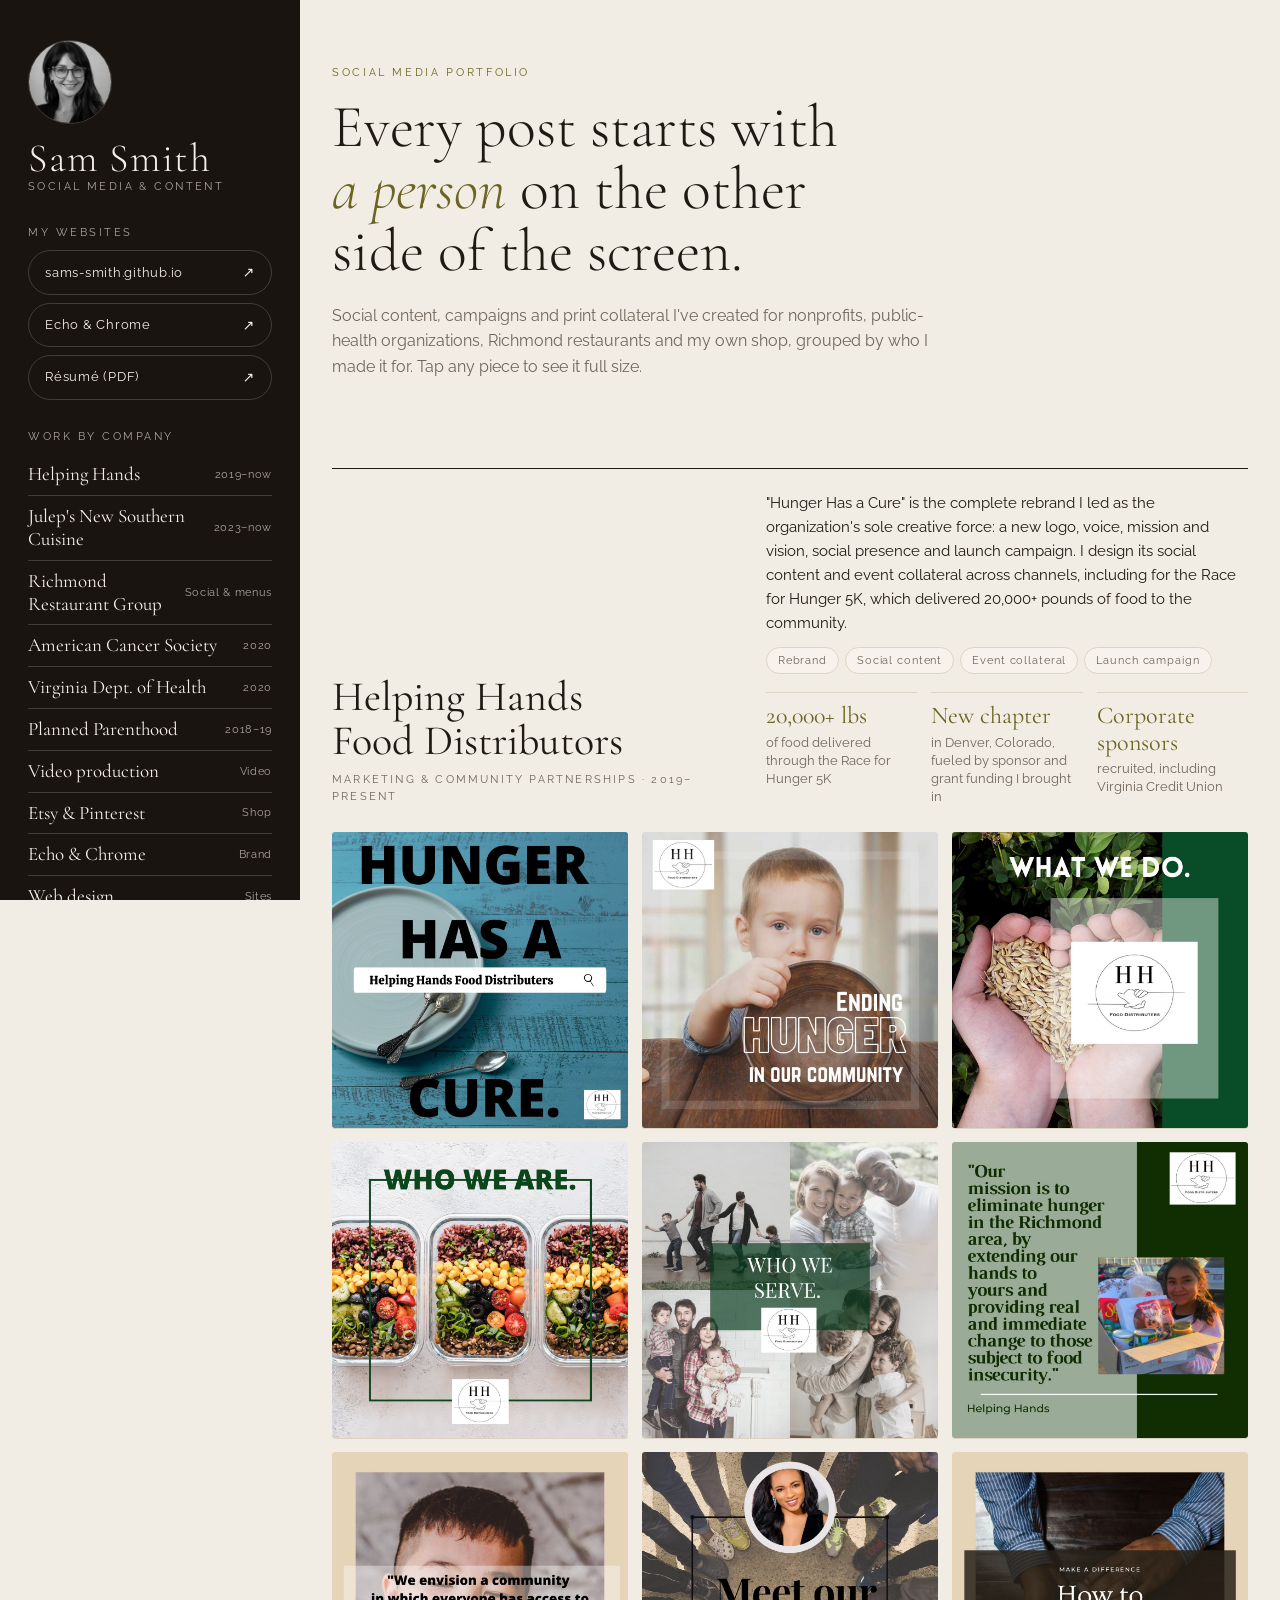
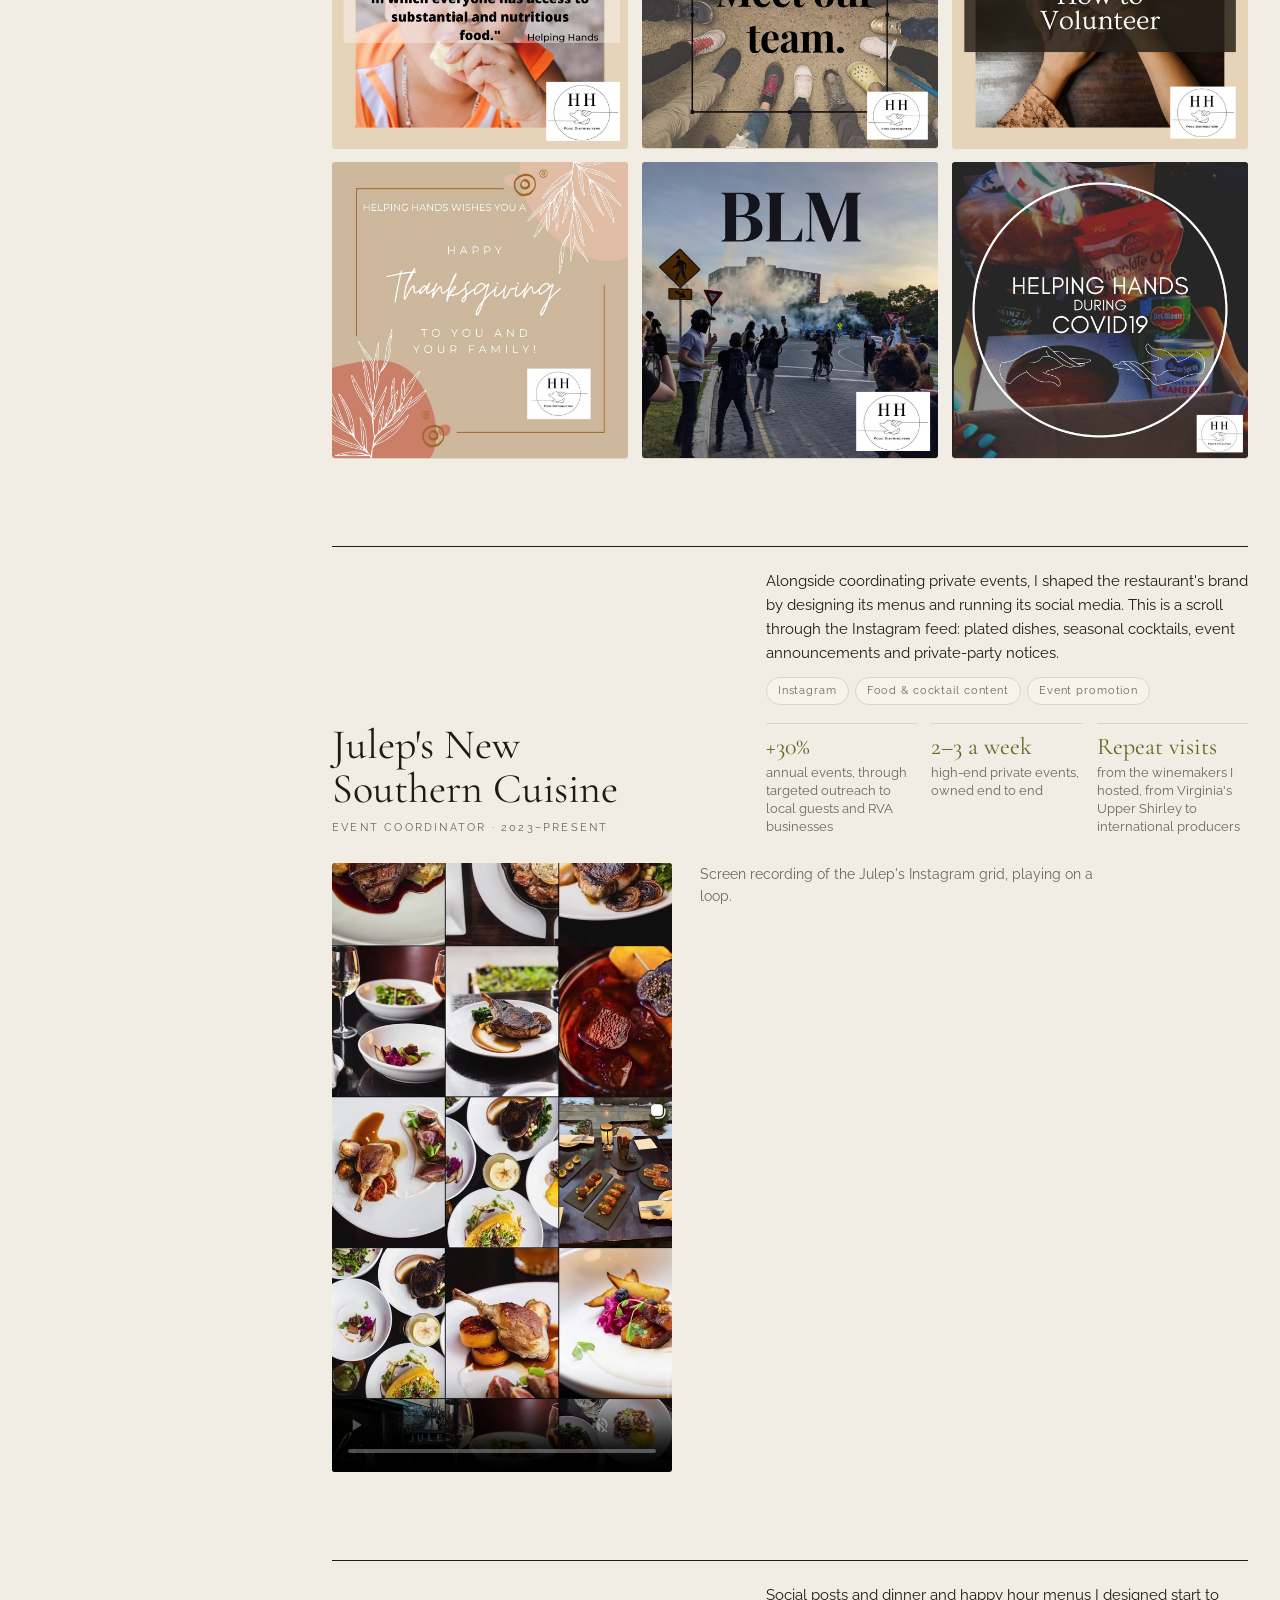
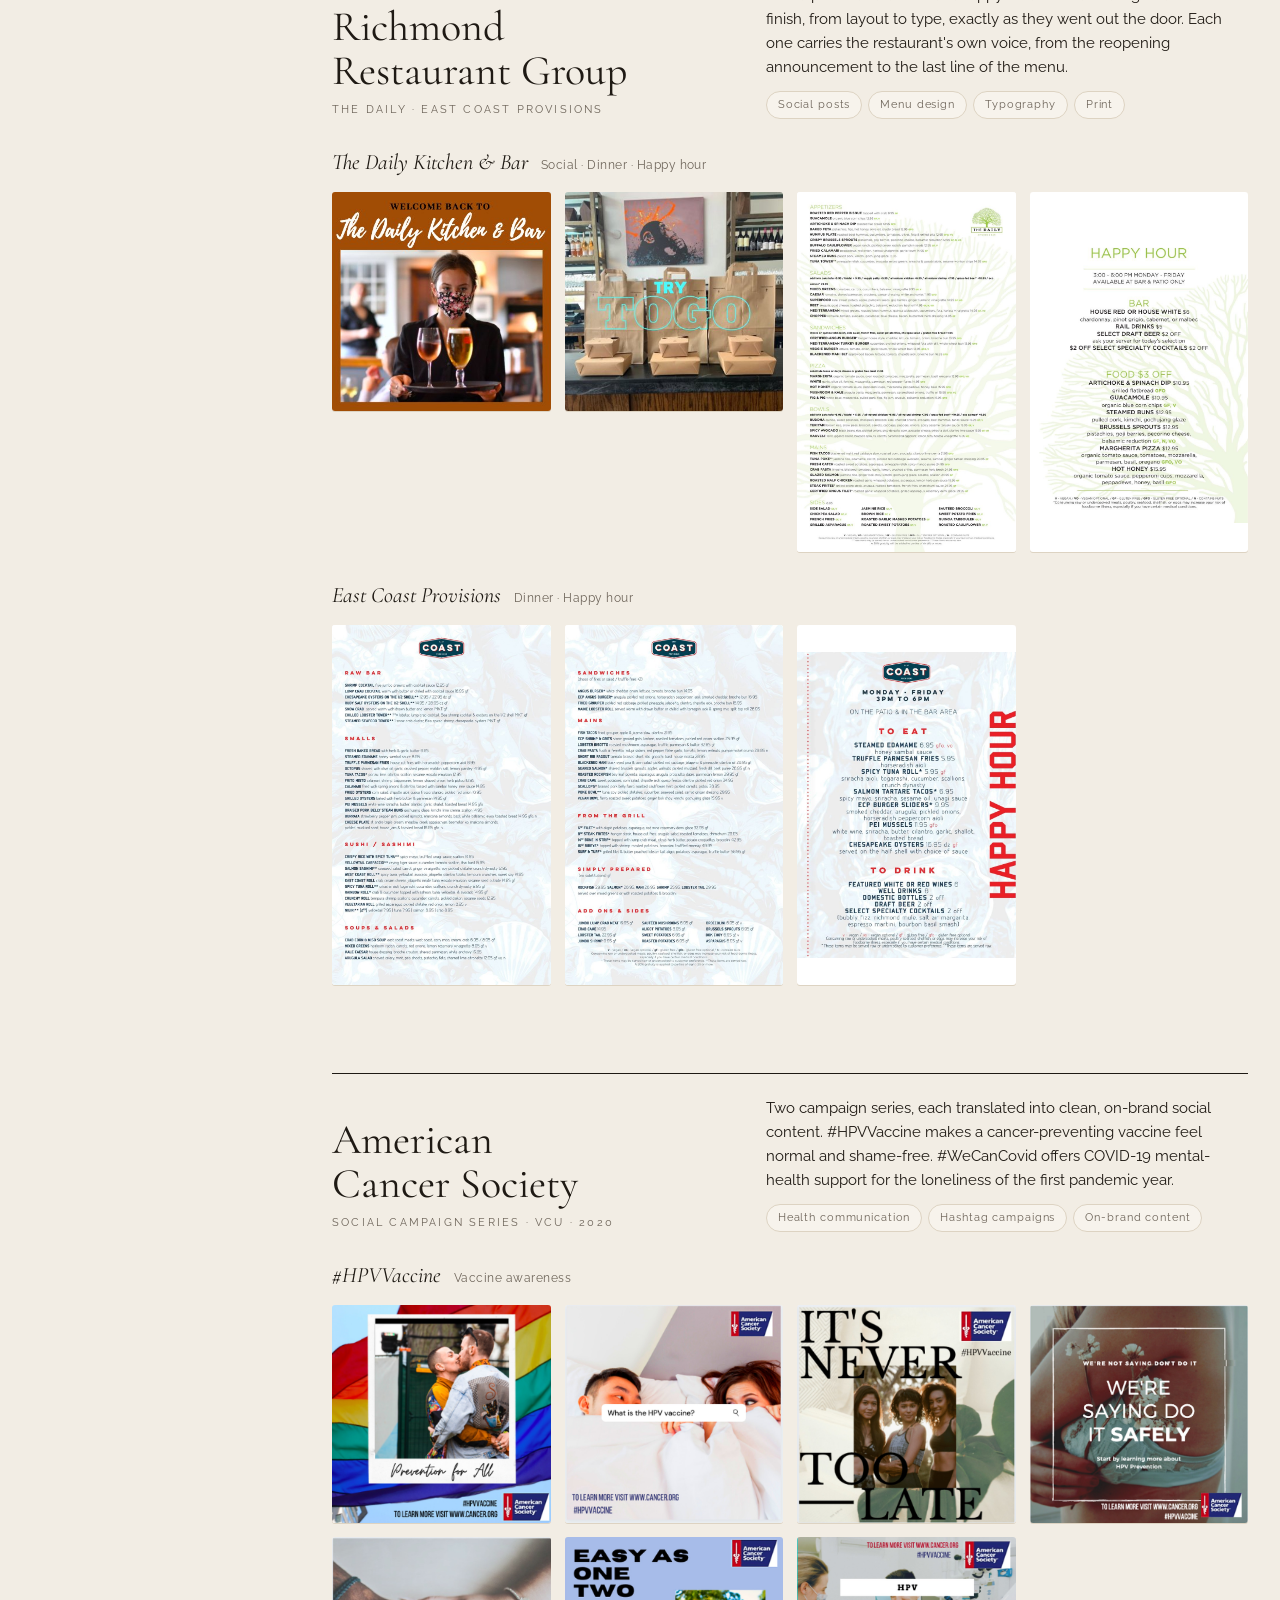
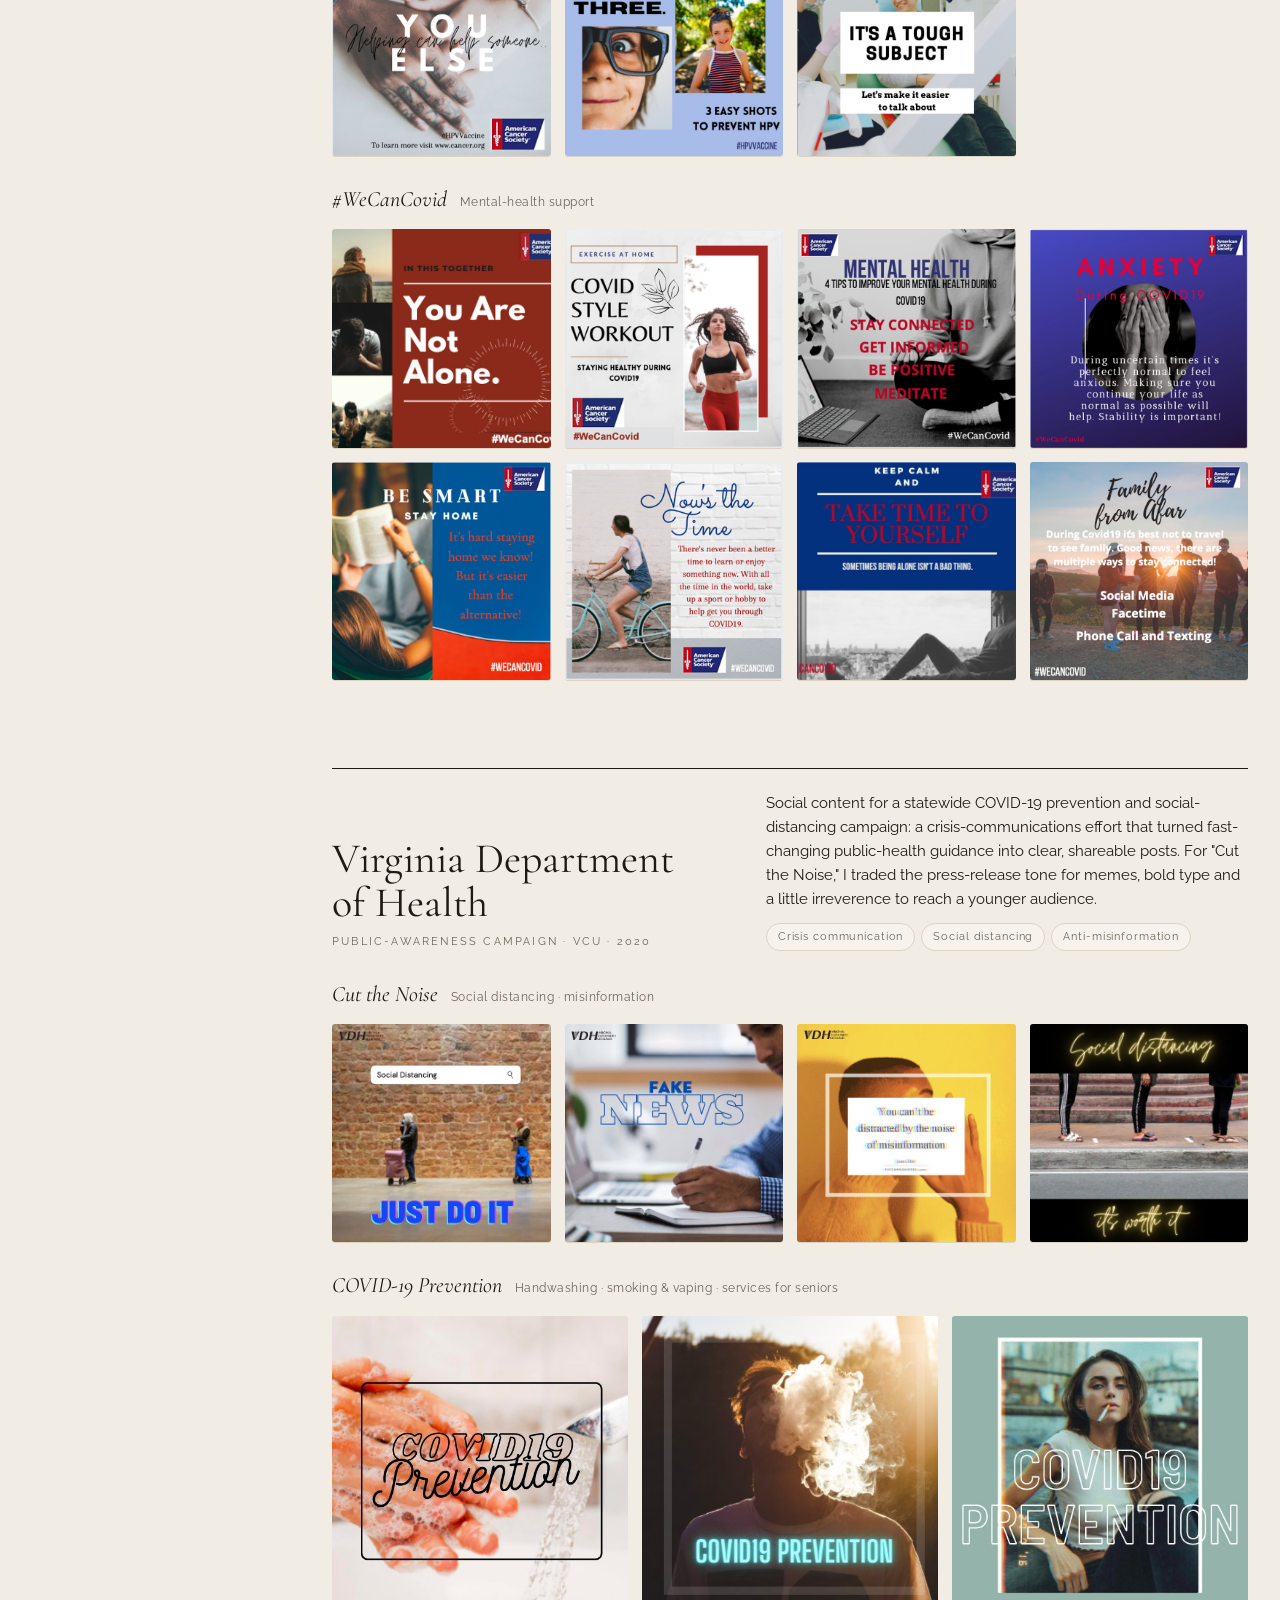
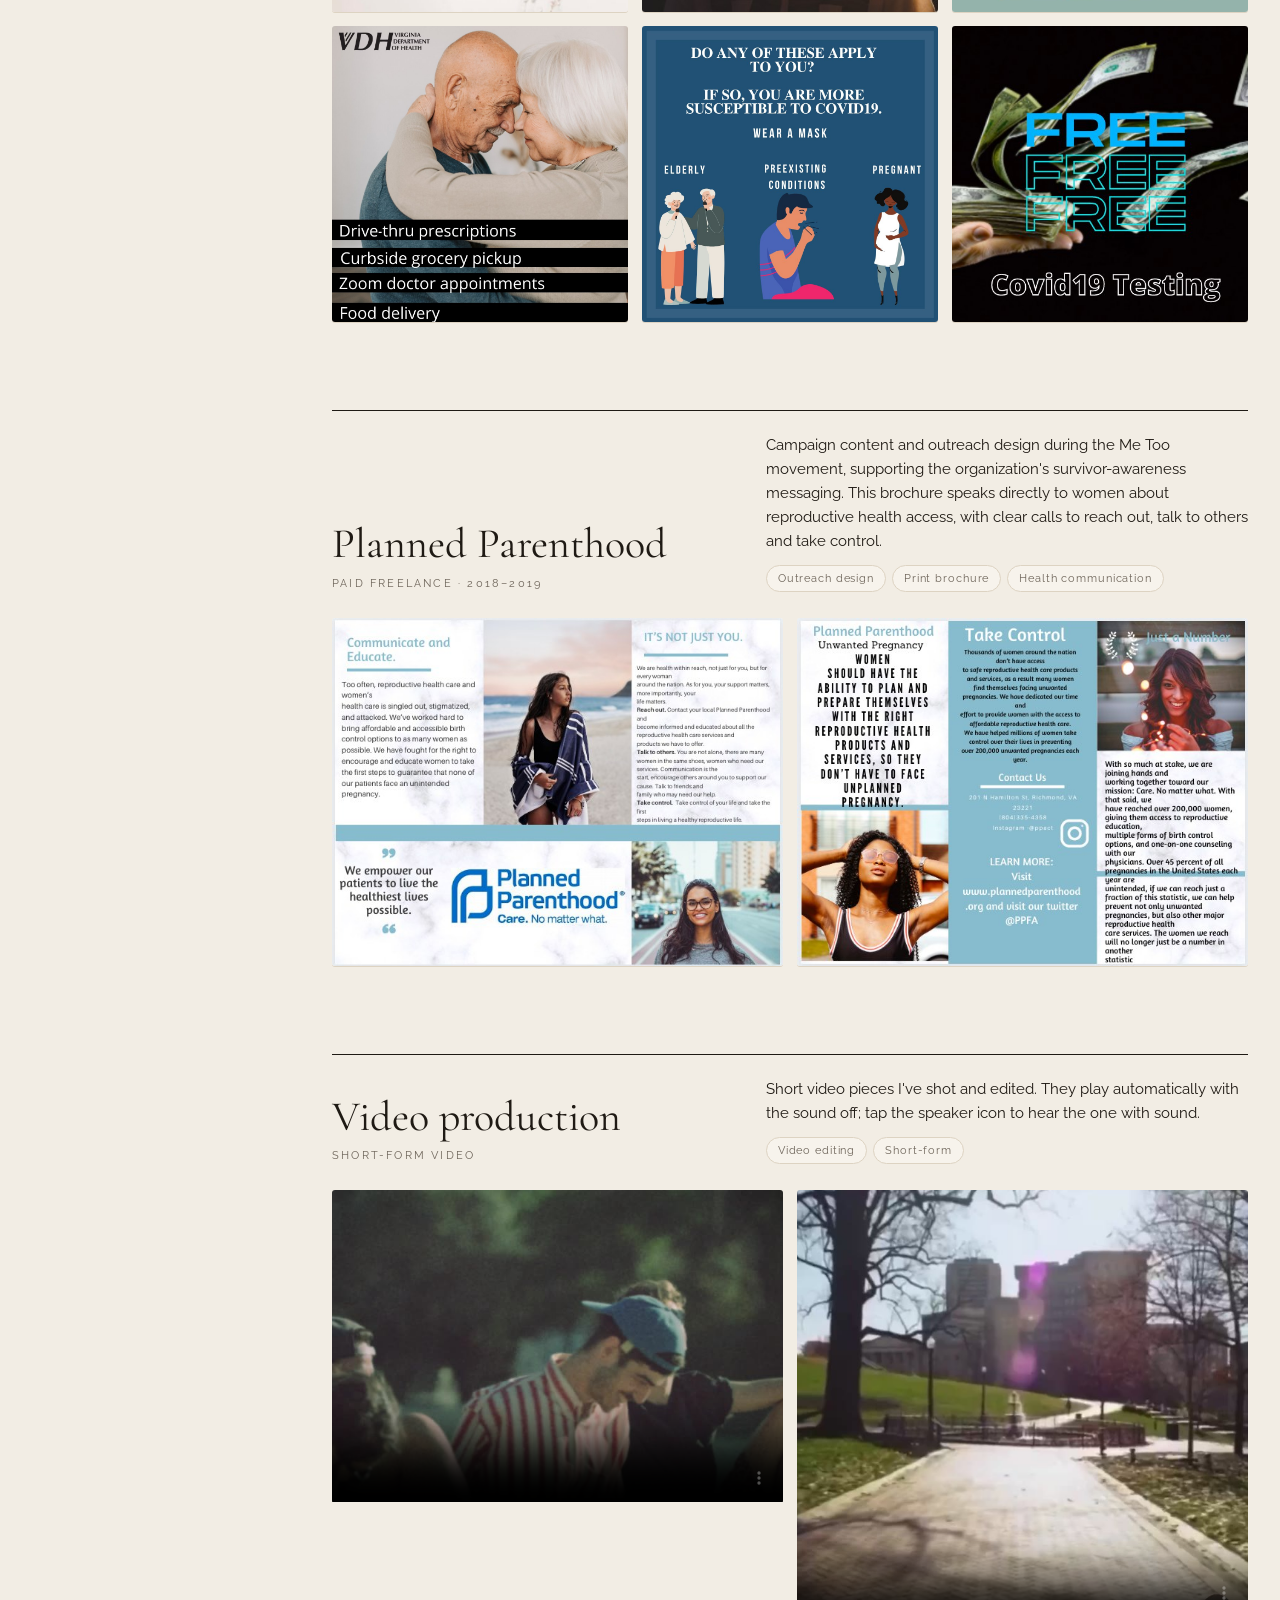
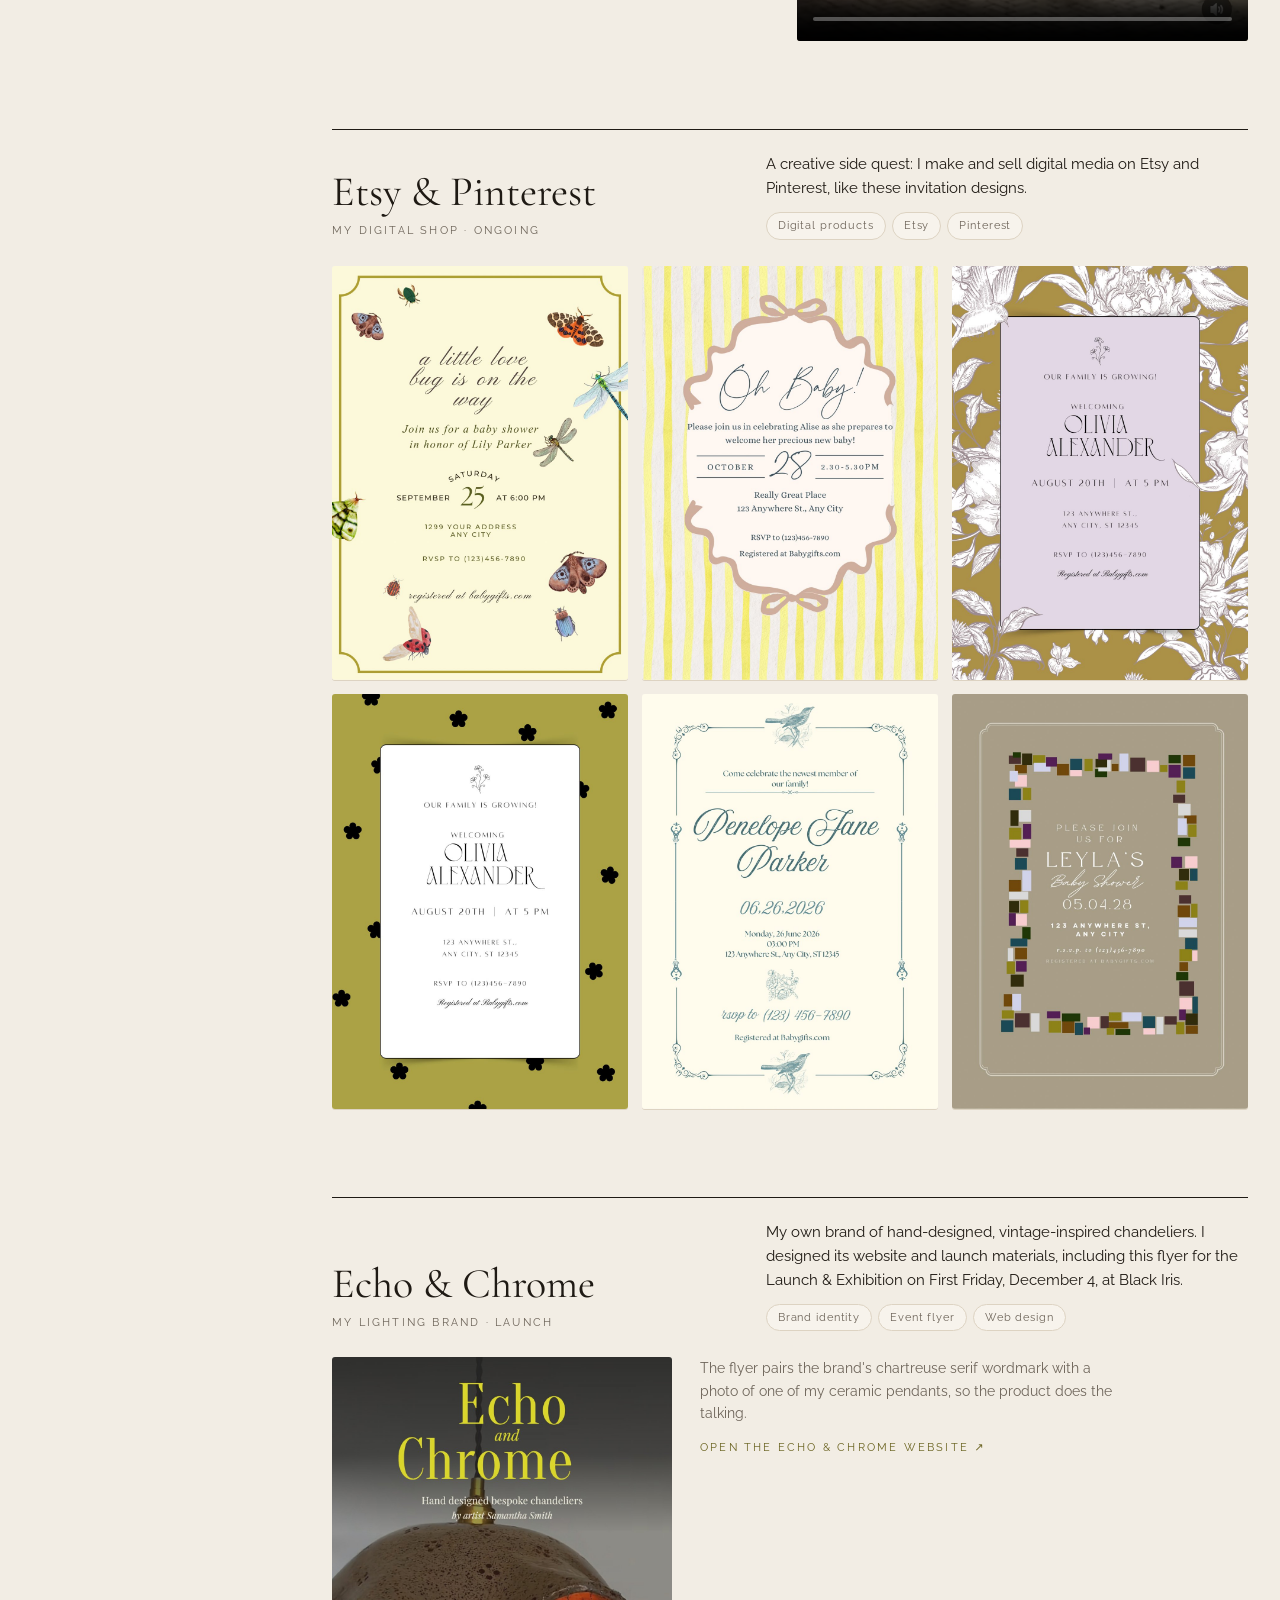
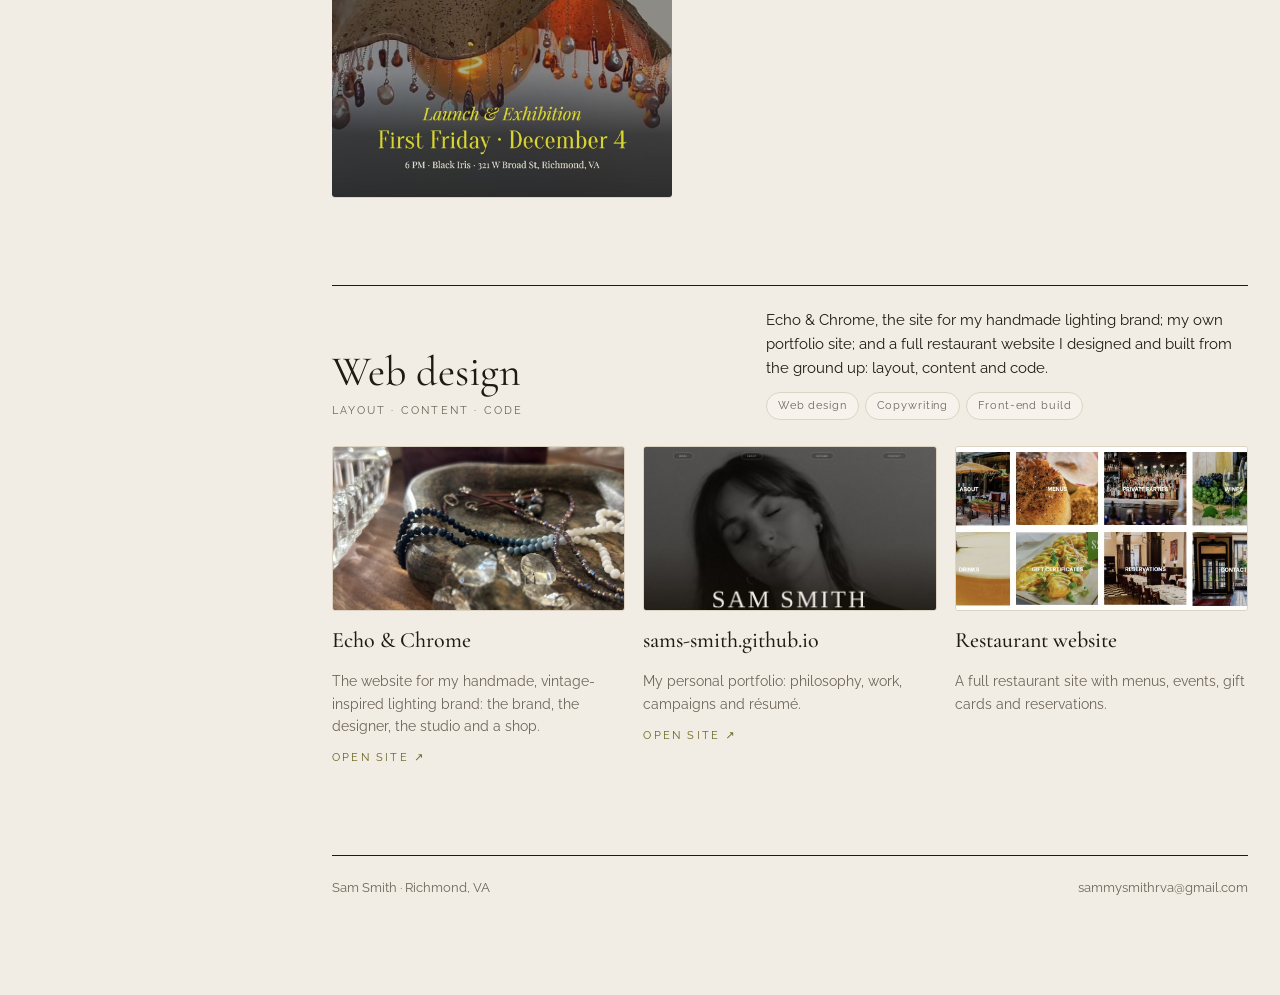
<file: index.html>
<!doctype html>
<html lang="en">
<head>
<meta charset="utf-8">
<meta name="viewport" content="width=device-width, initial-scale=1, viewport-fit=cover">
<title>Sam Smith Social Portfolio</title>
<style>[hidden]{display:none!important} img{max-width:100%} body{margin:0}</style>
<meta name="description" content="Social media portfolio of Sam Smith, Richmond, VA.">
<link rel="preconnect" href="https://fonts.googleapis.com">
<link rel="preconnect" href="https://fonts.gstatic.com" crossorigin>
<link rel="stylesheet" href="https://fonts.googleapis.com/css2?family=Cormorant+Garamond:ital,wght@0,300;0,400;0,500;1,300;1,400&family=Raleway:wght@300;400;500;600&display=swap">
<style>
/* Layout: dark fixed sidebar (name, sites, company index) beside a cream scroll of company sections, matching sams-smith.github.io. Single deliberate look in both themes. */
:root {
  --page: #f2ede4;
  --card: #f7f3ec;
  --ink: #1f1a14;
  --muted: #6e655a;
  --rule: #ddd3c2;
  --olive: #6b6422;
  --side: #1a1410;
  --side-ink: #f4efe6;
  --side-muted: rgba(244,239,230,0.66);
  --side-rule: rgba(244,239,230,0.18);
  --serif: "Cormorant Garamond", Georgia, "Times New Roman", serif;
  --sans: "Raleway", system-ui, -apple-system, "Segoe UI", sans-serif;
  color-scheme: light;
}
* { box-sizing: border-box; }
html { scroll-behavior: smooth; }
@media (prefers-reduced-motion: reduce) { html { scroll-behavior: auto; } * { transition: none !important; } }
body { margin: 0; background: var(--page); color: var(--ink); font-family: var(--sans); font-size: 15px; line-height: 1.6; }
a { color: inherit; }
:focus-visible { outline: 2px solid var(--olive); outline-offset: 3px; }

.shell { display: grid; grid-template-columns: 300px minmax(0, 1fr); min-height: 100vh; }

/* Sidebar */
.side { background: var(--side); color: var(--side-ink); position: sticky; top: 0; height: 100vh; overflow-y: auto;
  padding-block: 40px 32px; padding-left: max(28px, env(safe-area-inset-left, 0px)); padding-right: 28px;
  display: flex; flex-direction: column; gap: 28px; }
.who { display: flex; flex-direction: column; gap: 14px; }
.who img { width: 84px; height: 84px; border-radius: 50%; object-fit: cover; object-position: 50% 18%; border: 1px solid var(--side-rule); }
.who h1 { margin: 0; font-family: var(--serif); font-weight: 300; font-size: 40px; line-height: 1; letter-spacing: 0.04em; }
.who .tag { margin: 0; font-size: 11px; letter-spacing: 0.22em; text-transform: uppercase; color: var(--side-muted); }
.label { font-size: 10.5px; letter-spacing: 0.24em; text-transform: uppercase; color: var(--side-muted); margin: 0 0 10px; }
.sites { display: flex; flex-direction: column; gap: 8px; }
.site-link { display: flex; justify-content: space-between; align-items: center; gap: 10px; text-decoration: none;
  border: 1px solid var(--side-rule); border-radius: 999px; padding: 10px 16px; font-size: 12.5px; letter-spacing: 0.06em; transition: background .2s, color .2s; }
.site-link:hover { background: var(--side-ink); color: var(--side); }
.site-link span:last-child { font-size: 14px; }
.index ol { list-style: none; margin: 0; padding: 0; display: flex; flex-direction: column; }
.index a { display: flex; justify-content: space-between; gap: 12px; text-decoration: none; padding: 9px 0; border-bottom: 1px solid var(--side-rule); font-family: var(--serif); font-size: 19px; line-height: 1.2; }
.index a small { font-family: var(--sans); font-size: 11px; color: var(--side-muted); letter-spacing: 0.06em; align-self: center; white-space: nowrap; }
.index a:hover { color: #d9cf8f; }
.side-foot { margin-top: auto; font-size: 12px; color: var(--side-muted); line-height: 1.7; }
.side-foot b { color: var(--side-ink); font-weight: 500; }

/* Main */
main { padding-block: 64px 96px; padding-left: max(32px, env(safe-area-inset-left, 0px)); padding-right: max(32px, env(safe-area-inset-right, 0px)); }
.wrap { max-width: 1080px; margin: 0 auto; display: flex; flex-direction: column; gap: 88px; }
.intro { max-width: 680px; }
.intro .eyebrow { font-size: 11px; letter-spacing: 0.24em; text-transform: uppercase; color: var(--olive); margin: 0 0 14px; }
.intro h2 { font-family: var(--serif); font-weight: 300; font-size: clamp(38px, 5vw, 60px); line-height: 1.04; margin: 0 0 20px; text-wrap: balance; }
.intro h2 em { font-style: italic; color: var(--olive); }
.intro p { margin: 0; color: var(--muted); font-size: 16px; max-width: 60ch; }

.co { display: flex; flex-direction: column; gap: 26px; scroll-margin-top: 24px; }
.co-head { display: grid; grid-template-columns: minmax(0, 1fr) minmax(0, 1.25fr); gap: 16px 48px; align-items: end; border-top: 1px solid var(--ink); padding-top: 22px; }
.co-head h3 { margin: 0; font-family: var(--serif); font-weight: 400; font-size: clamp(30px, 3.4vw, 42px); line-height: 1.05; text-wrap: balance; }
.co-meta { margin: 8px 0 0; font-size: 11px; letter-spacing: 0.2em; text-transform: uppercase; color: var(--muted); }
.co-desc { margin: 0; color: var(--ink); font-size: 15px; max-width: 62ch; }
.chips { display: flex; flex-wrap: wrap; gap: 6px; margin-top: 12px; }
.chip { font-size: 11px; letter-spacing: 0.08em; padding: 4px 11px; border: 1px solid var(--rule); border-radius: 999px; color: var(--muted); background: var(--card); }

.series { display: flex; flex-direction: column; gap: 12px; }
.series h4 { margin: 0; font-family: var(--serif); font-style: italic; font-weight: 400; font-size: 22px; }
.series h4 span { font-family: var(--sans); font-style: normal; font-size: 12px; color: var(--muted); margin-left: 8px; letter-spacing: 0.04em; }

.grid { display: grid; gap: 14px; align-items: start; }
.g1 { grid-template-columns: minmax(0, 820px); }
.vid { margin: 0; aspect-ratio: 644 / 446; background: #000; border-radius: 3px; overflow: hidden; }
.vid video { width: 100%; height: 100%; display: block; object-fit: cover; }
.vid.sqv { aspect-ratio: 1 / 1; }
.vids { align-items: start; }
.feed { display: grid; grid-template-columns: minmax(0, 340px) minmax(0, 1fr); gap: 28px; align-items: start; }
.feed .vid { aspect-ratio: 640 / 1148; }
.flyer { aspect-ratio: 1082 / 1400; }
.flyer-side { display: flex; flex-direction: column; gap: 14px; }
.stats { display: grid; grid-template-columns: repeat(3, minmax(0, 1fr)); gap: 14px; margin: 18px 0 0; }
.stats div { border-top: 1px solid var(--rule); padding-top: 10px; }
.stats dt { font-family: var(--serif); font-size: 24px; line-height: 1.1; color: var(--olive); }
.stats dd { margin: 4px 0 0; font-size: 12.5px; line-height: 1.45; color: var(--muted); }
@media (max-width: 560px) { .stats { grid-template-columns: 1fr; } }
.feed-note { margin: 0; color: var(--muted); font-size: 14px; max-width: 46ch; }
@media (max-width: 560px) { .feed { grid-template-columns: 1fr; } .feed .vid { max-width: 340px; } }
.wide { aspect-ratio: 607 / 468; background: #fff; }
.wide img { object-fit: contain; }
.g3 { grid-template-columns: repeat(3, minmax(0, 1fr)); }
.g2 { grid-template-columns: repeat(2, minmax(0, 1fr)); }
.g4 { grid-template-columns: repeat(4, minmax(0, 1fr)); }
.tile { margin: 0; padding: 0; border: 0; background: var(--card); cursor: zoom-in; display: block; width: 100%; overflow: hidden; border-radius: 3px; box-shadow: 0 1px 0 var(--rule); }
.tile img { display: block; width: 100%; height: 100%; object-fit: cover; transition: transform .5s ease; }
.tile:hover img { transform: scale(1.025); }
.sq { aspect-ratio: 1 / 1; }
.tall { aspect-ratio: 5 / 7; }
.menu { aspect-ratio: 17 / 28; background: #fff; }
.menu img { object-fit: contain; }

.web { display: grid; grid-template-columns: repeat(3, minmax(0, 1fr)); gap: 18px; }
@media (max-width: 900px) { .web { grid-template-columns: repeat(2, minmax(0, 1fr)); } }
.web-card { display: flex; flex-direction: column; gap: 12px; text-decoration: none; }
.web-card .shot { aspect-ratio: 16 / 9; overflow: hidden; border-radius: 3px; background: var(--card); border: 1px solid var(--rule); }
.web-card .shot img { width: 100%; height: 100%; object-fit: cover; object-position: top; display: block; transition: transform .5s ease; }
.web-card:hover .shot img { transform: scale(1.02); }
.web-card b { font-family: var(--serif); font-weight: 500; font-size: 22px; }
.web-card p { margin: 0; color: var(--muted); font-size: 14px; }
.web-card .go { font-size: 11px; letter-spacing: 0.2em; text-transform: uppercase; color: var(--olive); }

.endnote { border-top: 1px solid var(--ink); padding-top: 22px; display: flex; flex-wrap: wrap; justify-content: space-between; gap: 12px; color: var(--muted); font-size: 13px; }

/* Lightbox */
.lb { position: fixed; inset: 0; background: rgba(20,16,12,0.92); display: flex; align-items: center; justify-content: center; z-index: 50;
  padding: max(20px, env(safe-area-inset-top, 0px)) max(16px, env(safe-area-inset-right, 0px)) max(20px, env(safe-area-inset-bottom, 0px)) max(16px, env(safe-area-inset-left, 0px)); }
.lb img { max-width: min(92vw, 1100px); max-height: 82vh; object-fit: contain; box-shadow: 0 20px 60px rgba(0,0,0,.5); }
.lb figcaption { position: absolute; left: 0; right: 0; bottom: max(18px, env(safe-area-inset-bottom, 0px)); text-align: center; color: #f4efe6; font-size: 13px; letter-spacing: 0.06em; padding: 0 60px; }
.lb button { position: absolute; background: none; border: 1px solid rgba(244,239,230,.35); color: #f4efe6; width: 44px; height: 44px; border-radius: 50%; font-size: 20px; cursor: pointer; }
.lb .x { top: max(16px, env(safe-area-inset-top, 0px)); right: max(16px, env(safe-area-inset-right, 0px)); }
.lb .prev { left: max(16px, env(safe-area-inset-left, 0px)); top: 50%; transform: translateY(-50%); }
.lb .next { right: max(16px, env(safe-area-inset-right, 0px)); top: 50%; transform: translateY(-50%); }

@media (max-width: 900px) {
  .shell { grid-template-columns: 1fr; }
  .side { position: static; height: auto; padding-block: 32px 24px; padding-left: max(16px, env(safe-area-inset-left, 0px)); padding-right: max(16px, env(safe-area-inset-right, 0px)); gap: 22px; }
  .who { flex-direction: row; align-items: center; }
  .who img { width: 64px; height: 64px; }
  .who h1 { font-size: 34px; }
  .sites { flex-direction: row; flex-wrap: wrap; }
  .site-link { flex: 1 1 200px; }
  .index ol { flex-direction: row; flex-wrap: wrap; gap: 6px; }
  .index a { border: 1px solid var(--side-rule); border-radius: 999px; padding: 6px 12px; font-family: var(--sans); font-size: 12.5px; }
  .index a small, .side-foot { display: none; }
  main { padding-block: 40px 64px; padding-left: max(16px, env(safe-area-inset-left, 0px)); padding-right: max(16px, env(safe-area-inset-right, 0px)); }
  .wrap { gap: 64px; }
  .co-head { grid-template-columns: 1fr; }
  .g4 { grid-template-columns: repeat(2, minmax(0, 1fr)); }
}
@media (max-width: 560px) {
  .g3 { grid-template-columns: repeat(2, minmax(0, 1fr)); }
  .web { grid-template-columns: 1fr; }
  .grid { gap: 10px; }
}
</style>
</head>
<body>
<div class="shell">
  <aside class="side">
    <div class="who">
      <img src="img/headshot.jpg" alt="Sam Smith">
      <div>
        <h1>Sam Smith</h1>
        <p class="tag">Social media &amp; content</p>
      </div>
    </div>

    <div>
      <p class="label">My websites</p>
      <div class="sites">
        <a class="site-link" href="https://sams-smith.github.io/" target="_blank" rel="noopener"><span>sams-smith.github.io</span><span>↗</span></a>
        <a class="site-link" href="echo-and-chrome/"><span>Echo &amp; Chrome</span><span>↗</span></a>
        <a class="site-link" href="https://sams-smith.github.io/Sam-Smith-Resume.pdf" target="_blank" rel="noopener"><span>Résumé (PDF)</span><span>↗</span></a>
      </div>
    </div>

    <nav class="index" aria-label="Work by company">
      <p class="label">Work by company</p>
      <ol>
        <li><a href="#helping-hands">Helping Hands <small>2019–now</small></a></li>
        <li><a href="#juleps">Julep's New Southern Cuisine <small>2023–now</small></a></li>
        <li><a href="#restaurant-group">Richmond Restaurant Group <small>Social &amp; menus</small></a></li>
        <li><a href="#acs">American Cancer Society <small>2020</small></a></li>
        <li><a href="#vdh">Virginia Dept. of Health <small>2020</small></a></li>
        <li><a href="#planned-parenthood">Planned Parenthood <small>2018–19</small></a></li>
        <li><a href="#video">Video production <small>Video</small></a></li>
        <li><a href="#etsy">Etsy &amp; Pinterest <small>Shop</small></a></li>
        <li><a href="#echo-chrome">Echo &amp; Chrome <small>Brand</small></a></li>
        <li><a href="#web">Web design <small>Sites</small></a></li>
      </ol>
    </nav>

    <div class="side-foot">
      <b>Richmond, Virginia</b><br>
      sammysmithrva@gmail.com<br>
      B.A. Public Relations, VCU
    </div>
  </aside>

  <main>
    <div class="wrap">
      <header class="intro">
        <p class="eyebrow">Social media portfolio</p>
        <h2>Every post starts with <em>a person</em> on the other side of the screen.</h2>
        <p>Social content, campaigns and print collateral I've created for nonprofits, public-health organizations, Richmond restaurants and my own shop, grouped by who I made it for. Tap any piece to see it full size.</p>
      </header>

      <section class="co" id="helping-hands">
        <div class="co-head">
          <div>
            <h3>Helping Hands Food Distributors</h3>
            <p class="co-meta">Marketing &amp; Community Partnerships · 2019–present</p>
          </div>
          <div>
            <p class="co-desc">"Hunger Has a Cure" is the complete rebrand I led as the organization's sole creative force: a new logo, voice, mission and vision, social presence and launch campaign. I design its social content and event collateral across channels, including for the Race for Hunger 5K, which delivered 20,000+ pounds of food to the community.</p>
            <div class="chips"><span class="chip">Rebrand</span><span class="chip">Social content</span><span class="chip">Event collateral</span><span class="chip">Launch campaign</span></div>
            <dl class="stats">
              <div><dt>20,000+ lbs</dt><dd>of food delivered through the Race for Hunger 5K</dd></div>
              <div><dt>New chapter</dt><dd>in Denver, Colorado, fueled by sponsor and grant funding I brought in</dd></div>
              <div><dt>Corporate sponsors</dt><dd>recruited, including Virginia Credit Union</dd></div>
            </dl>
          </div>
        </div>
        <div class="grid g3" data-group="Helping Hands">
          <button class="tile sq"><img src="img/hh-4-v2.jpg" alt="Hunger Has a Cure campaign post" loading="lazy"></button>
          <button class="tile sq"><img src="img/hh-3.jpg" alt="Ending Hunger in Our Community post" loading="lazy"></button>
          <button class="tile sq"><img src="img/hh-6.jpg" alt="What We Do post" loading="lazy"></button>
          <button class="tile sq"><img src="img/hh-11.jpg" alt="Who We Are post" loading="lazy"></button>
          <button class="tile sq"><img src="img/hh-2.jpg" alt="Who We Serve post" loading="lazy"></button>
          <button class="tile sq"><img src="img/hh-7.jpg" alt="Mission statement post" loading="lazy"></button>
          <button class="tile sq"><img src="img/hh-1.jpg" alt="Vision statement quote post" loading="lazy"></button>
          <button class="tile sq"><img src="img/hh-8.jpg" alt="Meet Our Team post" loading="lazy"></button>
          <button class="tile sq"><img src="img/hh-5-v2.jpg" alt="How to Volunteer post" loading="lazy"></button>
          <button class="tile sq"><img src="img/hh-9.jpg" alt="Happy Thanksgiving holiday post" loading="lazy"></button>
          <button class="tile sq"><img src="img/hh-10.jpg" alt="BLM community solidarity post" loading="lazy"></button>
          <button class="tile sq"><img src="img/hh-12.jpg" alt="Helping Hands During COVID-19 post" loading="lazy"></button>
        </div>
      </section>

      <section class="co" id="juleps">
        <div class="co-head">
          <div>
            <h3>Julep's New Southern Cuisine</h3>
            <p class="co-meta">Event Coordinator · 2023–present</p>
          </div>
          <div>
            <p class="co-desc">Alongside coordinating private events, I shaped the restaurant's brand by designing its menus and running its social media. This is a scroll through the Instagram feed: plated dishes, seasonal cocktails, event announcements and private-party notices.</p>
            <div class="chips"><span class="chip">Instagram</span><span class="chip">Food &amp; cocktail content</span><span class="chip">Event promotion</span></div>
            <dl class="stats">
              <div><dt>+30%</dt><dd>annual events, through targeted outreach to local guests and RVA businesses</dd></div>
              <div><dt>2–3 a week</dt><dd>high-end private events, owned end to end</dd></div>
              <div><dt>Repeat visits</dt><dd>from the winemakers I hosted, from Virginia's Upper Shirley to international producers</dd></div>
            </dl>
          </div>
        </div>
        <div class="feed">
          <figure class="vid"><video src="img/juleps-feed.mp4" poster="img/juleps-feed.jpg" autoplay muted loop playsinline controls preload="auto" aria-label="Screen recording scrolling through the Julep's Instagram feed"></video></figure>
          <p class="feed-note">Screen recording of the Julep's Instagram grid, playing on a loop.</p>
        </div>
      </section>

      <section class="co" id="restaurant-group">
        <div class="co-head">
          <div>
            <h3>Richmond Restaurant Group</h3>
            <p class="co-meta">The Daily · East Coast Provisions</p>
          </div>
          <div>
            <p class="co-desc">Social posts and dinner and happy hour menus I designed start to finish, from layout to type, exactly as they went out the door. Each one carries the restaurant's own voice, from the reopening announcement to the last line of the menu.</p>
            <div class="chips"><span class="chip">Social posts</span><span class="chip">Menu design</span><span class="chip">Typography</span><span class="chip">Print</span></div>
          </div>
        </div>
        <div class="series">
          <h4>The Daily Kitchen &amp; Bar <span>Social · Dinner · Happy hour</span></h4>
          <div class="grid g4" data-group="The Daily">
            <button class="tile sq"><img src="img/daily-social-1.jpg" alt="Welcome Back to The Daily reopening post" loading="lazy"></button>
            <button class="tile sq"><img src="img/daily-social-2.jpg" alt="Try To-Go takeout post" loading="lazy"></button>
            <button class="tile menu"><img src="img/daily-dinner.jpg" alt="The Daily dinner menu" loading="lazy"></button>
            <button class="tile menu"><img src="img/daily-hh.jpg" alt="The Daily happy hour menu" loading="lazy"></button>
          </div>
        </div>
        <div class="series">
          <h4>East Coast Provisions <span>Dinner · Happy hour</span></h4>
          <div class="grid g4" data-group="East Coast Provisions">
            <button class="tile menu"><img src="img/ecp-dinner-1.jpg" alt="East Coast Provisions dinner menu, page 1" loading="lazy"></button>
            <button class="tile menu"><img src="img/ecp-dinner-2.jpg" alt="East Coast Provisions dinner menu, page 2" loading="lazy"></button>
            <button class="tile menu"><img src="img/ecp-hh.jpg" alt="East Coast Provisions happy hour menu" loading="lazy"></button>
          </div>
        </div>
      </section>

      <section class="co" id="acs">
        <div class="co-head">
          <div>
            <h3>American Cancer Society</h3>
            <p class="co-meta">Social campaign series · VCU · 2020</p>
          </div>
          <div>
            <p class="co-desc">Two campaign series, each translated into clean, on-brand social content. #HPVVaccine makes a cancer-preventing vaccine feel normal and shame-free. #WeCanCovid offers COVID-19 mental-health support for the loneliness of the first pandemic year.</p>
            <div class="chips"><span class="chip">Health communication</span><span class="chip">Hashtag campaigns</span><span class="chip">On-brand content</span></div>
          </div>
        </div>
        <div class="series">
          <h4>#HPVVaccine <span>Vaccine awareness</span></h4>
          <div class="grid g4" data-group="#HPVVaccine">
            <button class="tile sq"><img src="img/hpv-1-hd.jpg" alt="Prevention for All HPV vaccine post" loading="lazy"></button>
            <button class="tile sq"><img src="img/hpv-2-hd.jpg" alt="What is the HPV vaccine post" loading="lazy"></button>
            <button class="tile sq"><img src="img/hpv-3-hd.jpg" alt="It's Never Too Late HPV vaccine post" loading="lazy"></button>
            <button class="tile sq"><img src="img/hpv-4-v2-hd.jpg" alt="We're saying do it safely HPV prevention post" loading="lazy"></button>
            <button class="tile sq"><img src="img/hpv-5-hd.jpg" alt="Helping you can help someone else HPV vaccine post" loading="lazy"></button>
            <button class="tile sq"><img src="img/hpv-7-hd.jpg" alt="Easy as one two three, 3 shots to prevent HPV post" loading="lazy"></button>
            <button class="tile sq"><img src="img/hpv-6-v2-hd.jpg" alt="HPV is a tough subject, let's make it easier to talk about post" loading="lazy"></button>
          </div>
        </div>
        <div class="series">
          <h4>#WeCanCovid <span>Mental-health support</span></h4>
          <div class="grid g4" data-group="#WeCanCovid">
            <button class="tile sq"><img src="img/covid-1-hd.jpg" alt="You Are Not Alone post" loading="lazy"></button>
            <button class="tile sq"><img src="img/covid-2-hd.jpg" alt="COVID-style workout post" loading="lazy"></button>
            <button class="tile sq"><img src="img/covid-3-hd.jpg" alt="Mental health tips during COVID-19 post" loading="lazy"></button>
            <button class="tile sq"><img src="img/covid-4-hd.jpg" alt="Anxiety During COVID-19 post" loading="lazy"></button>
            <button class="tile sq"><img src="img/covid-5-v2-hd.jpg" alt="Be Smart, Stay Home post" loading="lazy"></button>
            <button class="tile sq"><img src="img/covid-6-v2-hd.jpg" alt="Now's the Time, take up a hobby post" loading="lazy"></button>
            <button class="tile sq"><img src="img/covid-7-v2-hd.jpg" alt="Keep Calm and Take Time to Yourself post" loading="lazy"></button>
            <button class="tile sq"><img src="img/covid-8-v2-hd.jpg" alt="Family from Afar, staying connected post" loading="lazy"></button>
          </div>
        </div>
      </section>

      <section class="co" id="vdh">
        <div class="co-head">
          <div>
            <h3>Virginia Department of Health</h3>
            <p class="co-meta">Public-awareness campaign · VCU · 2020</p>
          </div>
          <div>
            <p class="co-desc">Social content for a statewide COVID-19 prevention and social-distancing campaign: a crisis-communications effort that turned fast-changing public-health guidance into clear, shareable posts. For "Cut the Noise," I traded the press-release tone for memes, bold type and a little irreverence to reach a younger audience.</p>
            <div class="chips"><span class="chip">Crisis communication</span><span class="chip">Social distancing</span><span class="chip">Anti-misinformation</span></div>
          </div>
        </div>
        <div class="series">
          <h4>Cut the Noise <span>Social distancing · misinformation</span></h4>
          <div class="grid g4" data-group="VDH · Cut the Noise">
            <button class="tile sq"><img src="img/vdh-1.jpg" alt="Social distancing Just Do It post" loading="lazy"></button>
            <button class="tile sq"><img src="img/vdh-2.jpg" alt="Fake News post" loading="lazy"></button>
            <button class="tile sq"><img src="img/vdh-3.jpg" alt="Don't be distracted by misinformation post" loading="lazy"></button>
            <button class="tile sq"><img src="img/vdh-4-v2.jpg" alt="Social distancing, it's worth it post" loading="lazy"></button>
          </div>
        </div>
        <div class="series">
          <h4>COVID-19 Prevention <span>Handwashing · smoking &amp; vaping · services for seniors</span></h4>
          <div class="grid g3" data-group="VDH · COVID-19 Prevention">
            <button class="tile sq"><img src="img/vdh-5.jpg" alt="COVID-19 Prevention handwashing post" loading="lazy"></button>
            <button class="tile sq"><img src="img/vdh-6.jpg" alt="COVID-19 Prevention vaping post" loading="lazy"></button>
            <button class="tile sq"><img src="img/vdh-7.jpg" alt="COVID-19 Prevention smoking post" loading="lazy"></button>
            <button class="tile sq"><img src="img/vdh-8-v2.jpg" alt="Safe services for seniors post" loading="lazy"></button>
            <button class="tile sq"><img src="img/vdh-10.jpg" alt="Higher-risk groups, wear a mask post" loading="lazy"></button>
            <button class="tile sq"><img src="img/vdh-9.jpg" alt="Free COVID-19 testing post" loading="lazy"></button>
          </div>
        </div>
      </section>

      <section class="co" id="planned-parenthood">
        <div class="co-head">
          <div>
            <h3>Planned Parenthood</h3>
            <p class="co-meta">Paid freelance · 2018–2019</p>
          </div>
          <div>
            <p class="co-desc">Campaign content and outreach design during the Me Too movement, supporting the organization's survivor-awareness messaging. This brochure speaks directly to women about reproductive health access, with clear calls to reach out, talk to others and take control.</p>
            <div class="chips"><span class="chip">Outreach design</span><span class="chip">Print brochure</span><span class="chip">Health communication</span></div>
          </div>
        </div>
        <div class="grid g2" data-group="Planned Parenthood">
          <button class="tile wide"><img src="img/pp-1-v2.jpg" alt="Communicate and Educate brochure panel" loading="lazy"></button>
          <button class="tile wide"><img src="img/pp-2-v2.jpg" alt="Take Control brochure panel" loading="lazy"></button>
        </div>
      </section>

      <section class="co" id="video">
        <div class="co-head">
          <div>
            <h3>Video production</h3>
            <p class="co-meta">Short-form video</p>
          </div>
          <div>
            <p class="co-desc">Short video pieces I've shot and edited. They play automatically with the sound off; tap the speaker icon to hear the one with sound.</p>
            <div class="chips"><span class="chip">Video editing</span><span class="chip">Short-form</span></div>
          </div>
        </div>
        <div class="grid g2 vids">
          <figure class="vid"><video src="img/clip-laughing.mp4" poster="img/clip-laughing.jpg" autoplay muted loop playsinline controls preload="auto" aria-label="Friends laughing outdoors, short video clip"></video></figure>
          <figure class="vid sqv"><video src="img/video-richmond.mp4" poster="img/video-richmond.jpg" autoplay muted loop playsinline controls preload="auto" aria-label="Richmond video with sound: skyline, river, a toast at a bar and a masked face"></video></figure>
        </div>
      </section>

      <section class="co" id="etsy">
        <div class="co-head">
          <div>
            <h3>Etsy &amp; Pinterest</h3>
            <p class="co-meta">My digital shop · ongoing</p>
          </div>
          <div>
            <p class="co-desc">A creative side quest: I make and sell digital media on Etsy and Pinterest, like these invitation designs.</p>
            <div class="chips"><span class="chip">Digital products</span><span class="chip">Etsy</span><span class="chip">Pinterest</span></div>
          </div>
        </div>
        <div class="grid g3" data-group="Etsy &amp; Pinterest">
          <button class="tile tall"><img src="img/inv-1.jpg" alt="A little love bug baby shower invitation" loading="lazy"></button>
          <button class="tile tall"><img src="img/inv-3.jpg" alt="Oh Baby invitation" loading="lazy"></button>
          <button class="tile tall"><img src="img/inv-2.jpg" alt="Olivia Alexander invitation" loading="lazy"></button>
          <button class="tile tall"><img src="img/inv-4.jpg" alt="Olivia Alexander floral invitation" loading="lazy"></button>
          <button class="tile tall"><img src="img/inv-5.jpg" alt="Penelope Jane Parker invitation" loading="lazy"></button>
          <button class="tile tall"><img src="img/inv-6.jpg" alt="Leyla's baby shower invitation" loading="lazy"></button>
        </div>
      </section>

      <section class="co" id="echo-chrome">
        <div class="co-head">
          <div>
            <h3>Echo &amp; Chrome</h3>
            <p class="co-meta">My lighting brand · launch</p>
          </div>
          <div>
            <p class="co-desc">My own brand of hand-designed, vintage-inspired chandeliers. I designed its website and launch materials, including this flyer for the Launch &amp; Exhibition on First Friday, December 4, at Black Iris.</p>
            <div class="chips"><span class="chip">Brand identity</span><span class="chip">Event flyer</span><span class="chip">Web design</span></div>
          </div>
        </div>
        <div class="feed" data-group="Echo &amp; Chrome">
          <button class="tile flyer"><img src="img/echo-flyer.jpg" alt="Echo and Chrome Launch and Exhibition flyer, First Friday December 4 at Black Iris" loading="lazy"></button>
          <div class="flyer-side">
            <p class="feed-note">The flyer pairs the brand's chartreuse serif wordmark with a photo of one of my ceramic pendants, so the product does the talking.</p>
            <a class="web-card" href="echo-and-chrome/" target="_blank" rel="noopener"><span class="go">Open the Echo &amp; Chrome website ↗</span></a>
          </div>
        </div>
      </section>

      <section class="co" id="web">
        <div class="co-head">
          <div>
            <h3>Web design</h3>
            <p class="co-meta">Layout · content · code</p>
          </div>
          <div>
            <p class="co-desc">Echo &amp; Chrome, the site for my handmade lighting brand; my own portfolio site; and a full restaurant website I designed and built from the ground up: layout, content and code.</p>
            <div class="chips"><span class="chip">Web design</span><span class="chip">Copywriting</span><span class="chip">Front-end build</span></div>
          </div>
        </div>
        <div class="web">
          <a class="web-card" href="echo-and-chrome/" target="_blank" rel="noopener">
            <div class="shot"><img src="img/echo-chrome.jpg" alt="Echo and Chrome website hero: beaded strands and crystal drops by candlelight" loading="lazy" style="object-position:center"></div>
            <b>Echo &amp; Chrome</b>
            <p>The website for my handmade, vintage-inspired lighting brand: the brand, the designer, the studio and a shop.</p>
            <span class="go">Open site ↗</span>
          </a>
          <a class="web-card" href="https://sams-smith.github.io/" target="_blank" rel="noopener">
            <div class="shot"><img src="img/site-portfolio.jpg" alt="Sam Smith portfolio website homepage" loading="lazy"></div>
            <b>sams-smith.github.io</b>
            <p>My personal portfolio: philosophy, work, campaigns and résumé.</p>
            <span class="go">Open site ↗</span>
          </a>
          <div class="web-card">
            <div class="shot"><img src="img/site-restaurant.jpg" alt="Restaurant website design" loading="lazy"></div>
            <b>Restaurant website</b>
            <p>A full restaurant site with menus, events, gift cards and reservations.</p>
          </div>
        </div>
      </section>

      <footer class="endnote">
        <span>Sam Smith · Richmond, VA</span>
        <span>sammysmithrva@gmail.com</span>
      </footer>
    </div>
  </main>
</div>

<figure class="lb" id="lb" hidden>
  <img id="lb-img" alt="">
  <figcaption id="lb-cap"></figcaption>
  <button class="prev" id="lb-prev" aria-label="Previous">‹</button>
  <button class="next" id="lb-next" aria-label="Next">›</button>
  <button class="x" id="lb-x" aria-label="Close">×</button>
</figure>

<script>
(() => {
  const tiles = [...document.querySelectorAll('.tile')];
  const lb = document.getElementById('lb'), img = document.getElementById('lb-img'), cap = document.getElementById('lb-cap');
  let i = 0;
  const show = n => {
    i = (n + tiles.length) % tiles.length;
    const t = tiles[i].querySelector('img');
    const group = tiles[i].closest('[data-group]')?.dataset.group || '';
    img.src = t.src; img.alt = t.alt;
    cap.textContent = (group ? group + ' · ' : '') + t.alt;
    lb.hidden = false;
  };
  tiles.forEach((t, n) => t.addEventListener('click', () => show(n)));
  document.getElementById('lb-x').onclick = () => { lb.hidden = true; };
  document.getElementById('lb-prev').onclick = e => { e.stopPropagation(); show(i - 1); };
  document.getElementById('lb-next').onclick = e => { e.stopPropagation(); show(i + 1); };
  lb.addEventListener('click', e => { if (e.target === lb) lb.hidden = true; });
  document.addEventListener('keydown', e => {
    if (lb.hidden) return;
    if (e.key === 'Escape') lb.hidden = true;
    if (e.key === 'ArrowLeft') show(i - 1);
    if (e.key === 'ArrowRight') show(i + 1);
  });
})();
</script>

</body>
</html>
</file>
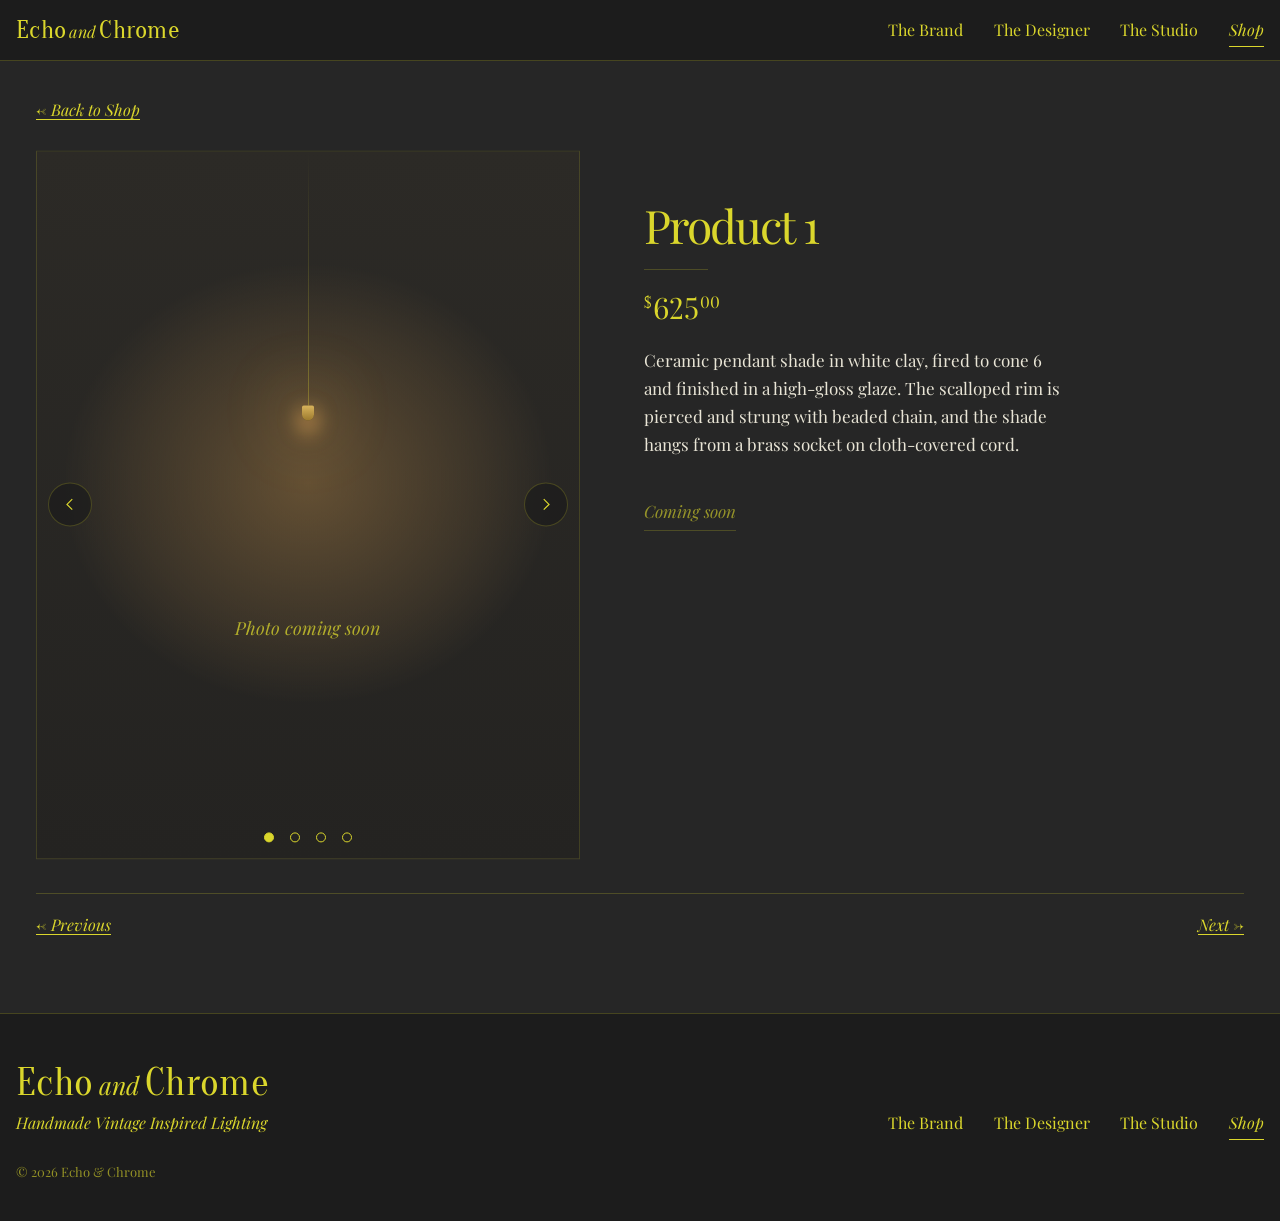
<file: echo-and-chrome/product.html>
<!doctype html>
<html lang="en">
<head>
<meta charset="utf-8">
<meta name="viewport" content="width=device-width, initial-scale=1, viewport-fit=cover">
<title>Product 1 · Echo &amp; Chrome</title>
<link rel="preconnect" href="https://fonts.googleapis.com">
<link rel="preconnect" href="https://fonts.gstatic.com" crossorigin>
<link rel="stylesheet" href="https://fonts.googleapis.com/css2?family=Oranienbaum&family=Playfair+Display:ital,wght@0,400;0,500;1,400&display=swap">
<link rel="stylesheet" href="site.css">
<script>if (/~in$/.test(location.hash)) document.documentElement.classList.add('slide-in');</script>
<style>
/* Layout: one product per page. "Back to Shop" above, large portrait
   photo on the left with name and price to its right, Previous / Next
   below; stacks on phones.
   Which product shows comes from the link: product.html#3 is product 3. */
.product-page {
  max-width: 1240px; margin: 0 auto; width: 100%;
  padding-left: var(--gutter-l); padding-right: var(--gutter-r);
  padding-block: clamp(24px, 3vw, 40px) clamp(56px, 6vw, 96px);
  display: grid; gap: clamp(20px, 2.4vw, 32px);
}
.back { justify-self: start; font-size: 16px; }

.product {
  display: grid;
  grid-template-columns: auto minmax(0, 1fr);
  gap: clamp(28px, 5vw, 80px);
  align-items: start;
}
/* as large as possible, but never taller than the window */
.product__photo { width: min(56vw, calc((100vh - 190px) * 467 / 610), 640px); min-width: 260px; }
/* Photo gallery: 4 photos side by side on a track that pans left/right */
.gallery { position: relative; aspect-ratio: 467 / 610; overflow: hidden; touch-action: pan-y; }
/* Crossfade: the 4 photos sit stacked; the next one dissolves in on top of the last */
.gallery__track { position: relative; height: 100%; isolation: isolate; }  /* keeps the photo stack under the arrows and dots */
.gallery__slide { position: absolute; inset: 0; height: 100%; aspect-ratio: auto; opacity: 0; z-index: 0; }
.gallery__slide.is-prev { opacity: 1; z-index: 1; }
.gallery__slide.is-current { opacity: 1; z-index: 2; transition: opacity 0.65s ease; }
.gallery.no-anim .gallery__slide { transition: none; }
.gallery__slide span { font-size: 18px; }
.gallery__arrow {
  position: absolute; top: 50%; transform: translateY(-50%);
  width: 44px; height: 44px; border-radius: 50%;
  border: 1px solid var(--line); background: rgba(28, 28, 28, 0.72); color: var(--yellow);
  display: grid; place-items: center; cursor: pointer; padding: 0;
  transition: border-color 0.2s, background-color 0.2s;
}
.gallery__arrow:hover { border-color: var(--yellow); background: rgba(28, 28, 28, 0.9); }
.gallery__arrow svg { width: 18px; height: 18px; }
.gallery__arrow--prev { left: 12px; }
.gallery__arrow--next { right: 12px; }
.gallery__dots { position: absolute; left: 0; right: 0; bottom: 10px; display: flex; justify-content: center; gap: 2px; }
.gallery__track { cursor: zoom-in; }   /* tapping the photo opens it larger */

/* Larger view: the photo you're on, as big as the window allows, with arrows to keep going */
.zoom {
  width: 100vw; height: 100vh; height: 100dvh; max-width: none; max-height: none; margin: 0; padding: 0; border: 0;
  background: rgba(20, 20, 20, 0.97); color: var(--yellow); overflow: hidden;
}
.zoom::backdrop { background: rgba(10, 10, 10, 0.6); }
.zoom[open] { animation: zoom-in 0.28s ease; }
@keyframes zoom-in { from { opacity: 0; } to { opacity: 1; } }
.zoom__stage {
  position: absolute; inset: calc(64px + env(safe-area-inset-top, 0px)) calc(76px + env(safe-area-inset-right, 0px)) calc(64px + env(safe-area-inset-bottom, 0px)) calc(76px + env(safe-area-inset-left, 0px));
  display: flex; align-items: center; justify-content: center;
}
.zoom__stage > * { animation: zoom-photo 0.35s ease; }
@keyframes zoom-photo { from { opacity: 0; transform: scale(0.985); } to { opacity: 1; transform: none; } }
.zoom__img { display: block; max-width: 100%; max-height: 100%; width: auto; height: auto; object-fit: contain; box-shadow: 0 18px 50px rgba(0, 0, 0, 0.5); }
.zoom__stage .slot { height: min(100%, 900px); max-width: 100%; aspect-ratio: 467 / 610; }
.zoom__stage .slot span { font-size: 20px; }
.zoom__close {
  position: absolute; top: calc(14px + env(safe-area-inset-top, 0px)); right: calc(14px + env(safe-area-inset-right, 0px));
  background: none; border: 1px solid var(--line); color: var(--yellow); font: italic 16px/1 var(--serif); padding: 10px 16px; cursor: pointer;
}
.zoom__close:hover { border-color: var(--yellow); }
.zoom .gallery__arrow { top: 50%; z-index: 2; }
.zoom .gallery__arrow--prev { left: calc(16px + env(safe-area-inset-left, 0px)); }
.zoom .gallery__arrow--next { right: calc(16px + env(safe-area-inset-right, 0px)); }
.zoom__count {
  position: absolute; left: 0; right: 0; bottom: calc(20px + env(safe-area-inset-bottom, 0px)); margin: 0;
  text-align: center; font-style: italic; font-size: 15px; color: var(--soft); pointer-events: none;
}
@media (max-width: 760px) {
  .zoom__stage { inset: calc(60px + env(safe-area-inset-top, 0px)) calc(12px + env(safe-area-inset-right, 0px)) calc(84px + env(safe-area-inset-bottom, 0px)) calc(12px + env(safe-area-inset-left, 0px)); }
  .zoom .gallery__arrow { top: auto; bottom: calc(14px + env(safe-area-inset-bottom, 0px)); transform: none; }
  .zoom__count { bottom: calc(28px + env(safe-area-inset-bottom, 0px)); }
}
@media (prefers-reduced-motion: reduce) { .zoom[open], .zoom__stage > * { animation: none; } }
.gallery__dots button {
  width: 24px; height: 24px; padding: 0; border: 0; background: none; cursor: pointer;
  display: grid; place-items: center;
}
.gallery__dots button::before {
  content: ""; width: 8px; height: 8px; border-radius: 50%;
  border: 1px solid var(--yellow); background: transparent;
}
.gallery__dots button[aria-current="true"]::before { background: var(--yellow); }
@media (prefers-reduced-motion: reduce) {
  .gallery__slide.is-current, .gallery__arrow { transition: none; }
}

.product__info {
  position: sticky; top: calc(var(--header-h) + env(safe-area-inset-top, 0px) + 32px);
  padding-top: clamp(8px, 4vw, 56px);
  display: grid; gap: 18px; justify-items: start;
  min-width: 0;
}
.product__name {
  margin: 0; font-weight: 400;
  font-size: clamp(36px, 3.6vw, 58px); line-height: 0.95; letter-spacing: -0.04em;
  text-wrap: balance;
}
.product__rule { width: 64px; height: 1px; background: var(--line); border: 0; margin: 4px 0; }
.product__price {
  margin: 0; font-size: clamp(26px, 2.3vw, 36px); line-height: 1;
  font-variant-numeric: lining-nums tabular-nums;
}
/* boutique price tag: small raised $ in the logo font, small raised cents */
.product__price .cur { font-family: var(--display); font-size: 0.55em; vertical-align: 0.7em; margin-right: 0.08em; }
.product__price .cents { font-size: 0.55em; vertical-align: 0.7em; margin-left: 0.05em; }
.product__desc {
  margin: 6px 0 0; max-width: 42ch;
  color: #e9e5d6; font-size: 17px; line-height: 1.65;
  white-space: pre-line; text-wrap: pretty;
}
/* Buy: a solid chartreuse button (the one filled button on the site), or a quiet
   "Sold" / "Coming soon" label when the piece is gone or has no checkout link yet */
.buy { margin-top: 10px; display: grid; gap: 10px; justify-items: start; }
.buy__btn {
  display: inline-flex; align-items: center; gap: 0.6em;
  padding: 15px 30px; border: 1px solid var(--t-accent, #dad62c);
  background: var(--t-accent, #dad62c); color: var(--night-deep, #1c1c1c);
  font: 500 17px/1 var(--serif); letter-spacing: 0.02em; text-decoration: none;
  transition: background-color 0.2s, color 0.2s;
}
.buy__btn:hover { background: transparent; color: var(--t-accent, #dad62c); }
.buy__btn:focus-visible { outline: 2px solid var(--t-accent, #dad62c); outline-offset: 3px; }
.buy__state {
  display: inline-block; padding: 14px 0 6px; font-style: italic; font-size: 17px;
  color: var(--soft); border-bottom: 1px solid var(--line);
}
.buy__note { margin: 0; font-size: 14px; font-style: italic; color: var(--soft); }
.sr-only {
  position: absolute; width: 1px; height: 1px; padding: 0; margin: -1px;
  overflow: hidden; clip: rect(0 0 0 0); white-space: nowrap; border: 0;
}

.pager {
  display: flex; justify-content: space-between; gap: 16px;
  border-top: 1px solid var(--line); padding-top: 20px;
  font-size: 16px;
}

.missing { text-align: center; padding-block: 15vh; display: grid; gap: 16px; justify-items: center; }
.missing h1 { margin: 0; font-weight: 400; font-size: clamp(30px, 3vw, 44px); letter-spacing: -0.03em; }

@media (max-width: 760px) {
  .product { grid-template-columns: minmax(0, 1fr); gap: 24px; }
  .product__photo { width: 100%; max-width: 520px; justify-self: center; }
  .product__info { position: static; padding-top: 0; }
}
</style>
<link rel="stylesheet" href="theme.css">
</head>
<body>

<header class="site-header" id="siteHeader">
  <div class="site-header__inner">
    <a class="brandmark" href="index.html">Echo<span>and</span>Chrome</a>
    <button class="menu-btn" id="menuBtn" type="button" aria-expanded="false" aria-controls="siteNav">Menu</button>
    <ul class="nav" id="siteNav">
      <li><a href="index.html#brand">The Brand</a></li>
      <li><a href="index.html#designer">The Designer</a></li>
      <li><a href="studio.html">The Studio</a></li>
      <li><a href="shop.html" aria-current="true">Shop</a></li>
    </ul>
  </div>
</header>

<main class="product-page">
  <a class="back text-link" href="shop.html">← Back to Shop</a>

  <article class="product" id="product">
    <div class="product__photo gallery" id="gallery" data-pxf="-36" tabindex="0" aria-roledescription="carousel" aria-label="Product photos. Press Enter to view larger.">
      <div class="gallery__track" id="gTrack">
        <div class="slot gallery__slide is-current"><span>Photo 1 of 4</span></div>
        <div class="slot gallery__slide" aria-hidden="true"><span>Photo 2 of 4</span></div>
        <div class="slot gallery__slide" aria-hidden="true"><span>Photo 3 of 4</span></div>
        <div class="slot gallery__slide" aria-hidden="true"><span>Photo 4 of 4</span></div>
      </div>
      <button class="gallery__arrow gallery__arrow--prev" id="gPrev" type="button" aria-label="Previous photo">
        <svg viewBox="0 0 24 24" fill="none" stroke="currentColor" stroke-width="1.6" aria-hidden="true"><path d="M15 5l-7 7 7 7"/></svg>
      </button>
      <button class="gallery__arrow gallery__arrow--next" id="gNext" type="button" aria-label="Next photo">
        <svg viewBox="0 0 24 24" fill="none" stroke="currentColor" stroke-width="1.6" aria-hidden="true"><path d="M9 5l7 7-7 7"/></svg>
      </button>
      <div class="gallery__dots" id="gDots"></div>
      <p class="sr-only" id="gStatus" aria-live="polite"></p>
    </div>
    <div class="product__info">
      <h1 class="product__name" id="pName">Product 1</h1>
      <hr class="product__rule">
      <p class="product__price" id="pPrice"><span class="sr-only">$625.00</span><span aria-hidden="true"><span class="cur">$</span>625<span class="cents">00</span></span></p>
      <p class="product__desc" id="pDesc">Ceramic pendant shade in white clay, fired to cone 6 and finished in a high-gloss glaze. The scalloped rim is pierced and strung with beaded chain, and the shade hangs from a brass socket on cloth-covered cord.</p>
      <div class="buy" id="buy"></div>
    </div>
  </article>

  <div class="missing" id="missing" hidden>
    <h1>That piece isn't in the shop</h1>
    <a class="text-link" href="shop.html">Back to Shop</a>
  </div>

  <nav class="pager" id="pager" aria-label="More products">
    <a class="text-link" id="prev" href="product.html#10">← Previous</a>
    <a class="text-link" id="next" href="product.html#2">Next →</a>
  </nav>
</main>

<dialog class="zoom" id="zoom" aria-label="Larger photo">
  <button class="zoom__close" id="zClose" type="button">Close</button>
  <div class="zoom__stage" id="zStage"></div>
  <button class="gallery__arrow gallery__arrow--prev" id="zPrev" type="button" aria-label="Previous photo">
    <svg viewBox="0 0 24 24" fill="none" stroke="currentColor" stroke-width="1.6" aria-hidden="true"><path d="M15 5l-7 7 7 7"/></svg>
  </button>
  <button class="gallery__arrow gallery__arrow--next" id="zNext" type="button" aria-label="Next photo">
    <svg viewBox="0 0 24 24" fill="none" stroke="currentColor" stroke-width="1.6" aria-hidden="true"><path d="M9 5l7 7-7 7"/></svg>
  </button>
  <p class="zoom__count" id="zCount" aria-live="polite"></p>
</dialog>

<footer class="site-footer">
  <div class="site-footer__inner">
    <div>
      <a class="brandmark" href="index.html">Echo<span>and</span>Chrome</a>
      <p>Handmade Vintage Inspired Lighting</p>
    </div>
    <ul class="nav" aria-label="Footer">
      <li><a href="index.html#brand">The Brand</a></li>
      <li><a href="index.html#designer">The Designer</a></li>
      <li><a href="studio.html">The Studio</a></li>
      <li><a href="shop.html" aria-current="true">Shop</a></li>
    </ul>
    <small>© 2026 Echo &amp; Chrome</small>
  </div>
</footer>

<script src="products.js"></script>
<script src="parallax.js" defer></script>
<script src="transition.js" defer></script>
<script>
(function () {
  var list = window.PRODUCTS || [];
  var els = {
    product: document.getElementById('product'),
    track: document.getElementById('gTrack'),
    dots: document.getElementById('gDots'),
    status: document.getElementById('gStatus'),
    gPrev: document.getElementById('gPrev'),
    gNext: document.getElementById('gNext'),
    gallery: document.getElementById('gallery'),
    name: document.getElementById('pName'),
    price: document.getElementById('pPrice'),
    desc: document.getElementById('pDesc'),
    buy: document.getElementById('buy'),
    missing: document.getElementById('missing'),
    pager: document.getElementById('pager'),
    prev: document.getElementById('prev'),
    next: document.getElementById('next')
  };

  function render() {
    var id = decodeURIComponent(location.hash.replace(/^#/, '')).replace(/~in$/, '') || (list[0] && list[0].id);
    var i = -1;
    for (var n = 0; n < list.length; n++) { if (list[n].id === id) { i = n; break; } }

    var found = i !== -1;
    els.product.hidden = !found;
    els.pager.hidden = !found;
    els.missing.hidden = found;
    if (!found) { document.title = 'Not found · Echo & Chrome'; return; }

    var p = list[i];
    els.name.textContent = p.name;
    // "625.00" shows as $625 with a small raised $ and small raised 00
    var parts = String(p.price).split('.');
    els.price.textContent = '';
    var spoken = document.createElement('span');
    spoken.className = 'sr-only';
    spoken.textContent = '$' + p.price;
    var shown = document.createElement('span');
    shown.setAttribute('aria-hidden', 'true');
    var cur = document.createElement('span');
    cur.className = 'cur';
    cur.textContent = '$';
    shown.appendChild(cur);
    shown.appendChild(document.createTextNode(parts[0]));
    if (parts[1]) {
      var cents = document.createElement('span');
      cents.className = 'cents';
      cents.textContent = parts[1];
      shown.appendChild(cents);
    }
    els.price.appendChild(spoken);
    els.price.appendChild(shown);

    els.desc.textContent = p.description || '';
    els.desc.hidden = !p.description;
    renderBuy(p);
    buildGallery(p);
    document.title = p.name + ' · Echo & Chrome';

    var prev = list[(i - 1 + list.length) % list.length];
    var next = list[(i + 1) % list.length];
    els.prev.href = 'product.html#' + encodeURIComponent(prev.id);
    els.next.href = 'product.html#' + encodeURIComponent(next.id);
  }

  // ---- Buy: goes to the piece's own checkout page (set buyUrl in products.js) ----
  function renderBuy(p) {
    els.buy.textContent = '';
    if (p.sold) {
      var sold = document.createElement('span');
      sold.className = 'buy__state';
      sold.textContent = 'Sold';
      els.buy.appendChild(sold);
      return;
    }
    if (!p.buyUrl) {
      var soon = document.createElement('span');
      soon.className = 'buy__state';
      soon.textContent = 'Coming soon';
      els.buy.appendChild(soon);
      return;
    }
    var a = document.createElement('a');
    a.className = 'buy__btn';
    a.href = p.buyUrl;
    a.rel = 'noopener';
    a.textContent = 'Buy now';
    a.setAttribute('aria-label', 'Buy ' + p.name + ' for $' + p.price);
    els.buy.appendChild(a);
    if (p.buyNote) {
      var note = document.createElement('p');
      note.className = 'buy__note';
      note.textContent = p.buyNote;
      els.buy.appendChild(note);
    }
  }

  // ---- Photo gallery: arrows crossfade through the piece's 4 photos ----
  var g = { index: 0, count: 0, name: '', timer: null };

  function buildGallery(p) {
    var photos = (p.photos && p.photos.length) ? p.photos.slice(0, 4) : [p.photo || ''];
    g.count = photos.length; g.index = 0; g.name = p.name; g.photos = photos; g.alt = p.alt || p.name;
    els.track.textContent = '';
    els.dots.textContent = '';
    photos.forEach(function (src, i) {
      var slide = document.createElement('div');
      slide.className = 'slot gallery__slide';
      if (src) {
        var img = document.createElement('img');
        img.src = src;
        img.alt = (p.alt || p.name) + ', photo ' + (i + 1) + ' of ' + photos.length;
        slide.appendChild(img);
        slide.classList.add('has-photo');
      } else {
        var label = document.createElement('span');
        label.textContent = 'Photo coming soon';
        slide.appendChild(label);
      }
      els.track.appendChild(slide);

      var dot = document.createElement('button');
      dot.type = 'button';
      dot.setAttribute('aria-label', 'Show photo ' + (i + 1));
      dot.addEventListener('click', function () { showPhoto(i); });
      els.dots.appendChild(dot);
    });
    var many = g.count > 1;
    els.gPrev.hidden = !many; els.gNext.hidden = !many; els.dots.hidden = !many;
    // show the first photo straight away, without a fade
    els.gallery.classList.add('no-anim');
    showPhoto(0, true);
    void els.gallery.offsetWidth;
    els.gallery.classList.remove('no-anim');
  }

  function showPhoto(i, quiet) {
    if (!g.count) return;
    var from = g.index;
    g.index = (i + g.count) % g.count;
    if (g.index === from && !quiet) return;
    clearTimeout(g.timer);
    // the outgoing photo stays solid underneath while the new one fades in on top
    Array.prototype.forEach.call(els.track.children, function (s, n) {
      s.classList.remove('is-prev');
      if (n === g.index) {
        s.classList.add('is-current');
        s.removeAttribute('aria-hidden');
      } else {
        if (n === from && !quiet) s.classList.add('is-prev');
        s.classList.remove('is-current');
        s.setAttribute('aria-hidden', 'true');
      }
    });
    g.timer = setTimeout(function () {
      Array.prototype.forEach.call(els.track.children, function (s) { s.classList.remove('is-prev'); });
    }, 700);
    Array.prototype.forEach.call(els.dots.children, function (d, n) {
      d.setAttribute('aria-current', n === g.index ? 'true' : 'false');
    });
    if (!quiet) els.status.textContent = 'Photo ' + (g.index + 1) + ' of ' + g.count;
  }

  els.gPrev.addEventListener('click', function () { showPhoto(g.index - 1); });
  els.gNext.addEventListener('click', function () { showPhoto(g.index + 1); });
  els.gallery.addEventListener('keydown', function (e) {
    if (e.key === 'ArrowLeft') { e.preventDefault(); showPhoto(g.index - 1); }
    if (e.key === 'ArrowRight') { e.preventDefault(); showPhoto(g.index + 1); }
  });
  // swipe on phones
  var startX = null, swipedAt = 0;
  els.gallery.addEventListener('touchstart', function (e) { startX = e.touches[0].clientX; }, { passive: true });
  els.gallery.addEventListener('touchend', function (e) {
    if (startX === null) return;
    var dx = e.changedTouches[0].clientX - startX;
    if (Math.abs(dx) > 40) { showPhoto(g.index + (dx < 0 ? 1 : -1)); swipedAt = Date.now(); }
    startX = null;
  });

  // ---- Larger view: tap the photo (or press Enter on it) to see the one you're on, big ----
  var zoomEl = document.getElementById('zoom');
  var zStage = document.getElementById('zStage');
  var zCount = document.getElementById('zCount');
  var zPrev = document.getElementById('zPrev');
  var zNext = document.getElementById('zNext');
  var z = { index: 0 };
  function renderZoom() {
    var src = g.photos[z.index];
    zStage.textContent = '';
    if (src) {
      var img = document.createElement('img');
      img.className = 'zoom__img';
      img.src = src;
      img.alt = g.alt + ', photo ' + (z.index + 1) + ' of ' + g.count;
      zStage.appendChild(img);
    } else {
      var ph = document.createElement('div');
      ph.className = 'slot';
      var label = document.createElement('span');
      label.textContent = 'Photo coming soon';
      ph.appendChild(label);
      zStage.appendChild(ph);
    }
    zCount.textContent = g.name + ' · Photo ' + (z.index + 1) + ' of ' + g.count;
    zPrev.hidden = zNext.hidden = g.count < 2;
  }
  function zoomTo(i) { z.index = (i + g.count) % g.count; renderZoom(); }
  function openZoom() {
    if (!g.count) return;
    z.index = g.index;
    renderZoom();
    if (zoomEl.showModal) zoomEl.showModal(); else zoomEl.setAttribute('open', '');
  }
  function closeZoom() { if (zoomEl.close) zoomEl.close(); else zoomEl.removeAttribute('open'); }
  els.track.addEventListener('click', function () {
    if (Date.now() - swipedAt < 400) return;                     // that was a swipe, not a tap
    openZoom();
  });
  els.gallery.addEventListener('keydown', function (e) {
    if (e.key === 'Enter' && e.target === els.gallery) { e.preventDefault(); openZoom(); }
  });
  zPrev.addEventListener('click', function () { zoomTo(z.index - 1); });
  zNext.addEventListener('click', function () { zoomTo(z.index + 1); });
  document.getElementById('zClose').addEventListener('click', closeZoom);
  zoomEl.addEventListener('click', function (e) { if (e.target === zoomEl || e.target === zStage) closeZoom(); });
  zoomEl.addEventListener('keydown', function (e) {
    if (e.key === 'ArrowLeft') { e.preventDefault(); zoomTo(z.index - 1); }
    if (e.key === 'ArrowRight') { e.preventDefault(); zoomTo(z.index + 1); }
  });
  var zStartX = null;
  zoomEl.addEventListener('touchstart', function (e) { zStartX = e.touches[0].clientX; }, { passive: true });
  zoomEl.addEventListener('touchend', function (e) {
    if (zStartX === null) return;
    var dx = e.changedTouches[0].clientX - zStartX;
    if (Math.abs(dx) > 40) zoomTo(z.index + (dx < 0 ? 1 : -1));
    zStartX = null;
  });
  // closing leaves the page on the photo you were last looking at
  zoomEl.addEventListener('close', function () {
    if (z.index !== g.index) showPhoto(z.index);
    els.gallery.focus({ preventScroll: true });
  });

  render();
  // Previous / Next only change the #number, so redraw and go back to the top
  window.addEventListener('hashchange', function () {
    render();
    window.scrollTo(0, 0);
  });
})();
</script>
</body>
</html>
</file>
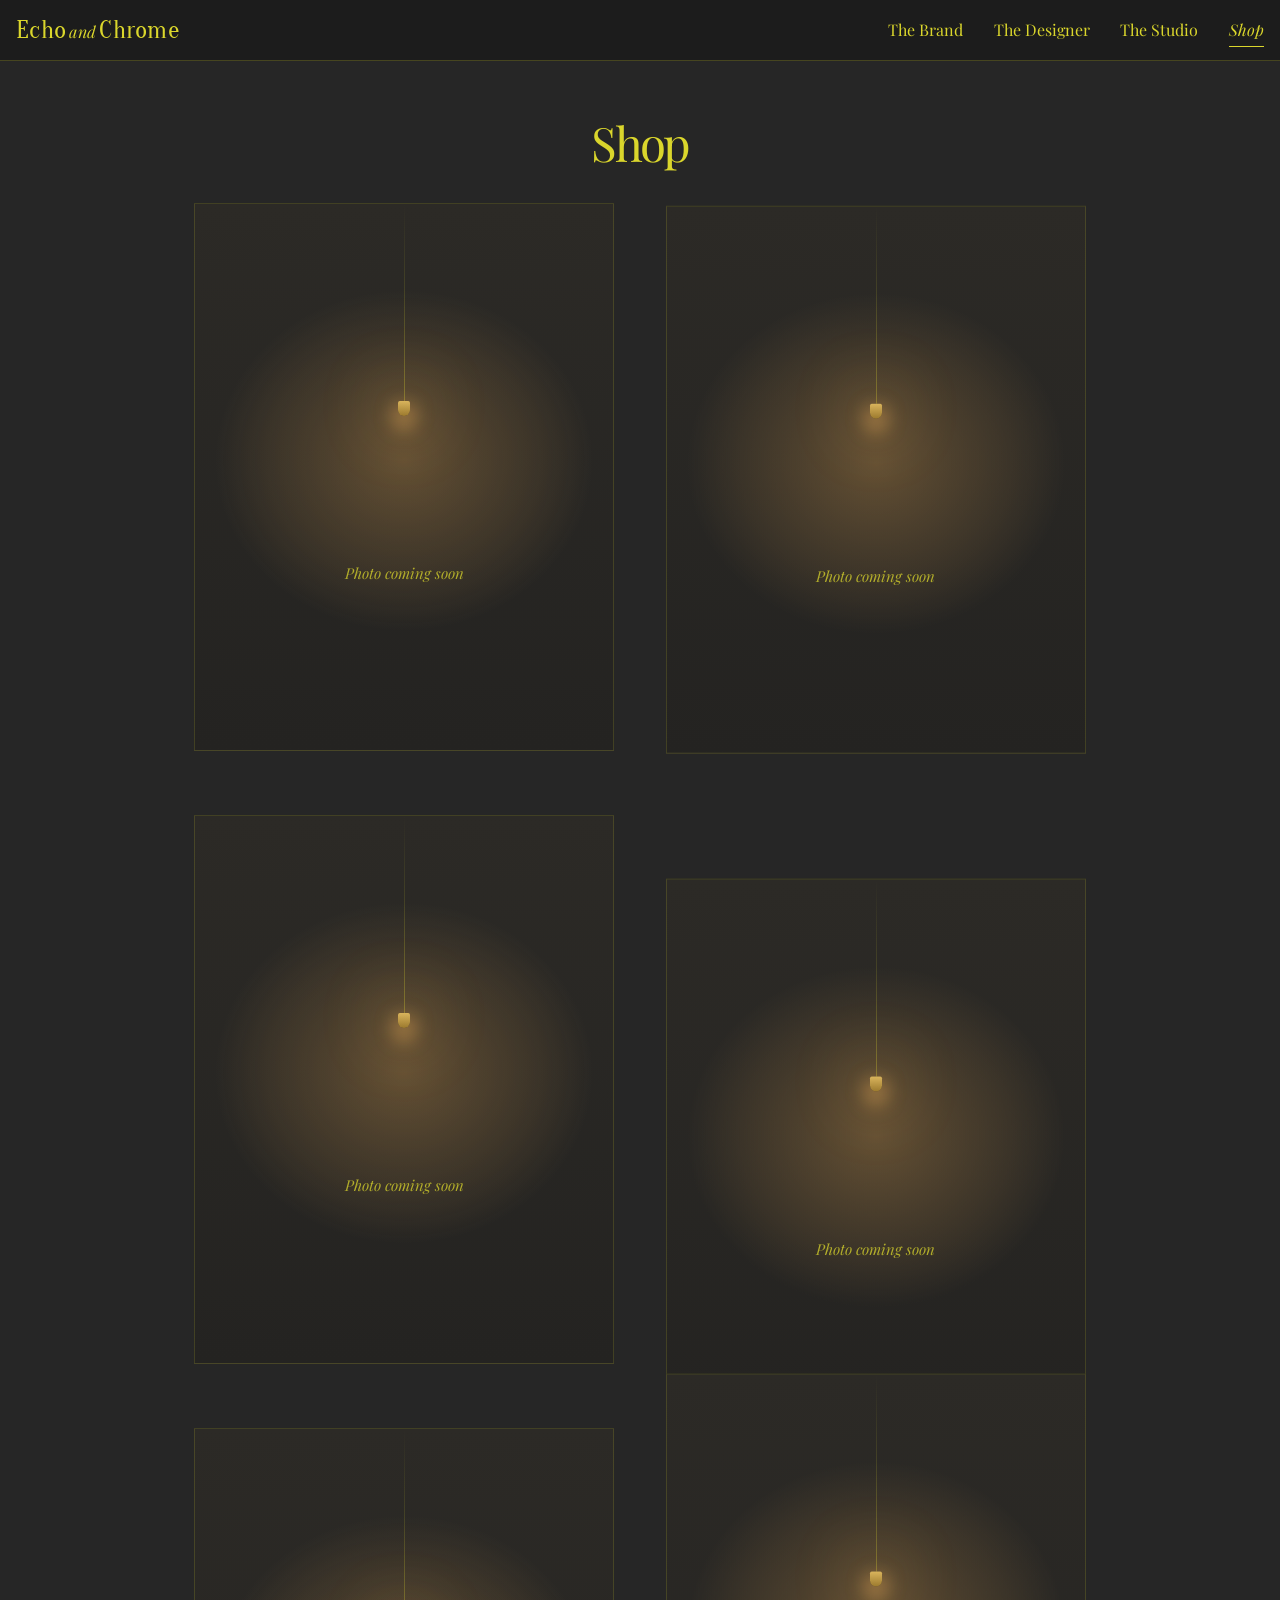
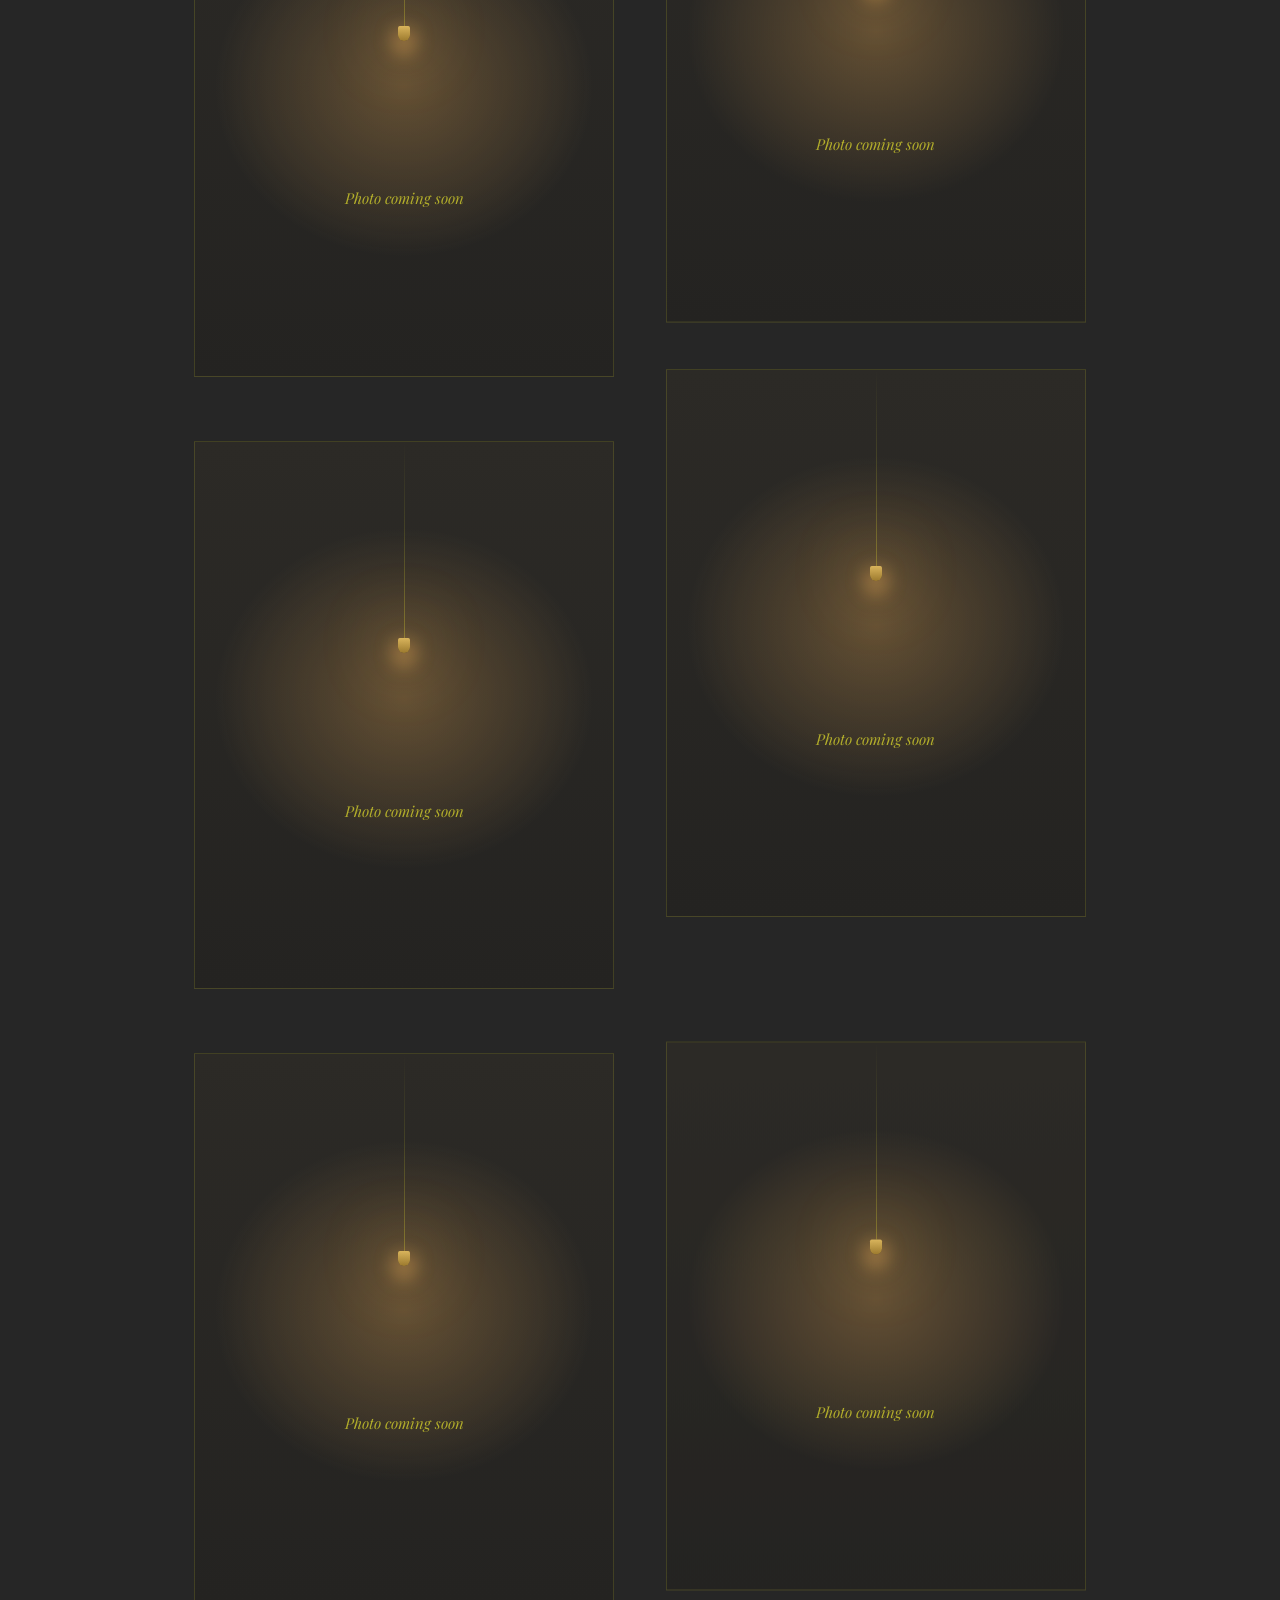
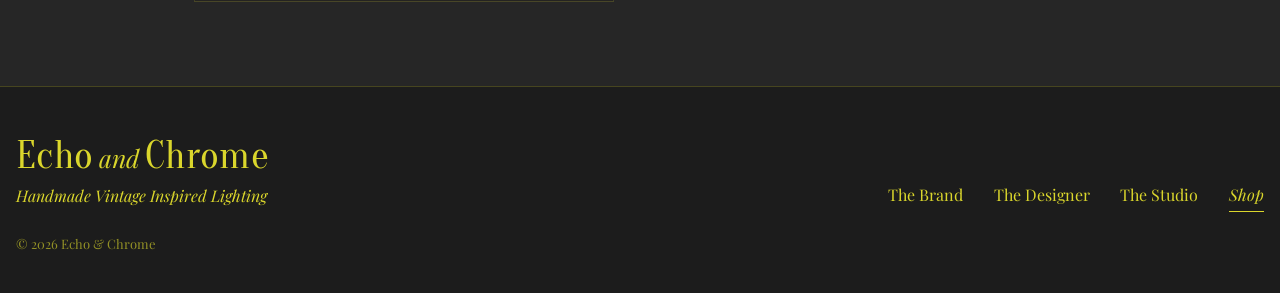
<file: echo-and-chrome/shop.html>
<!doctype html>
<html lang="en">
<head>
<meta charset="utf-8">
<meta name="viewport" content="width=device-width, initial-scale=1, viewport-fit=cover">
<title>Echo &amp; Chrome Shop</title>
<link rel="preconnect" href="https://fonts.googleapis.com">
<link rel="preconnect" href="https://fonts.gstatic.com" crossorigin>
<link rel="stylesheet" href="https://fonts.googleapis.com/css2?family=Oranienbaum&family=Playfair+Display:ital,wght@0,400;0,500;1,400&display=swap">
<link rel="stylesheet" href="site.css">
<script>if (location.hash === '#arrive') document.documentElement.classList.add('arriving');</script>
<style>
/* Layout: a centered grid of portrait photo holders, 2 across and 5 down,
   each up to 420px wide; each one links to its product page. */
.shop {
  max-width: 1500px; margin: 0 auto; width: 100%;
  padding-left: var(--gutter-l); padding-right: var(--gutter-r);
  padding-block: clamp(40px, 4.75vw, 68px) clamp(84px, 6vw, 96px);
}
.shop__head {
  margin: 0 0 clamp(38px, 3vw, 44px); text-align: center;
  font-weight: 400; font-size: clamp(36px, 3.7vw, 60px);
  line-height: 0.9; letter-spacing: -0.053em;
}
.grid {
  display: grid; grid-template-columns: repeat(2, minmax(0, 420px));   /* bigger photos, still 2 across */
  justify-content: center;
  row-gap: clamp(28px, 5vw, 80px);
  column-gap: clamp(14px, 4vw, 64px);
  list-style: none; margin: 0 auto; padding: 0;
}
.grid a.slot { text-decoration: none; }
.grid a.slot:hover { border-color: var(--yellow); }

/* Scroll reveal: each photo slides up into place as it scrolls into view.
   Tied to the scroll position itself, so photos already on screen sit still;
   the right-hand photo lands a beat after the left. */
.item:nth-child(odd)  { --k: 0; }
.item:nth-child(even) { --k: 2; }
@keyframes slide-up {
  from { opacity: 0.3; transform: translateY(56px); }
  to   { opacity: 1;   transform: none; }
}
@media (prefers-reduced-motion: no-preference) {
  @supports (animation-timeline: view()) {
    .item {
      animation: slide-up linear both;
      animation-timeline: view();
      animation-range: entry 0% cover calc(32% + var(--k, 0) * 3%);
    }
  }
}
</style>
<link rel="stylesheet" href="theme.css">
</head>
<body>
<div class="veil" aria-hidden="true"><div class="veil__glow"></div><p class="veil__mark">Echo<i>and</i>Chrome</p></div>

<header class="site-header" id="siteHeader">
  <div class="site-header__inner">
    <a class="brandmark" href="index.html">Echo<span>and</span>Chrome</a>
    <button class="menu-btn" id="menuBtn" type="button" aria-expanded="false" aria-controls="siteNav">Menu</button>
    <ul class="nav" id="siteNav">
      <li><a href="index.html#brand">The Brand</a></li>
      <li><a href="index.html#designer">The Designer</a></li>
      <li><a href="studio.html">The Studio</a></li>
      <li><a href="shop.html" aria-current="page">Shop</a></li>
    </ul>
  </div>
</header>

<main>
  <section class="shop" aria-labelledby="shopHead">
    <h1 class="shop__head" id="shopHead">Shop</h1>
    <!-- Names, prices and photos live in products.js -->
    <ul class="grid" id="grid">
      <li class="item"><a class="slot" href="product.html#1"  data-id="1"  aria-label="Product 1"><span>Photo 1</span></a></li>
      <li class="item"><a class="slot" href="product.html#2"  data-id="2"  aria-label="Product 2"><span>Photo 2</span></a></li>
      <li class="item"><a class="slot" href="product.html#3"  data-id="3"  aria-label="Product 3"><span>Photo 3</span></a></li>
      <li class="item"><a class="slot" href="product.html#4"  data-id="4"  aria-label="Product 4"><span>Photo 4</span></a></li>
      <li class="item"><a class="slot" href="product.html#5"  data-id="5"  aria-label="Product 5"><span>Photo 5</span></a></li>
      <li class="item"><a class="slot" href="product.html#6"  data-id="6"  aria-label="Product 6"><span>Photo 6</span></a></li>
      <li class="item"><a class="slot" href="product.html#7"  data-id="7"  aria-label="Product 7"><span>Photo 7</span></a></li>
      <li class="item"><a class="slot" href="product.html#8"  data-id="8"  aria-label="Product 8"><span>Photo 8</span></a></li>
      <li class="item"><a class="slot" href="product.html#9"  data-id="9"  aria-label="Product 9"><span>Photo 9</span></a></li>
      <li class="item"><a class="slot" href="product.html#10" data-id="10" aria-label="Product 10"><span>Photo 10</span></a></li>
    </ul>
  </section>
</main>

<footer class="site-footer">
  <div class="site-footer__inner">
    <div>
      <a class="brandmark" href="index.html">Echo<span>and</span>Chrome</a>
      <p>Handmade Vintage Inspired Lighting</p>
    </div>
    <ul class="nav" aria-label="Footer">
      <li><a href="index.html#brand">The Brand</a></li>
      <li><a href="index.html#designer">The Designer</a></li>
      <li><a href="studio.html">The Studio</a></li>
      <li><a href="shop.html" aria-current="page">Shop</a></li>
    </ul>
    <small>© 2026 Echo &amp; Chrome</small>
  </div>
</footer>

<script src="products.js"></script>
<script>
  // parallax: the right-hand column drifts ahead of the left (a little less on phones, where the photos are smaller)
  var drift = window.matchMedia && window.matchMedia('(max-width: 900px)').matches ? '58' : '72';
  document.querySelectorAll('#grid .item:nth-child(even) .slot').forEach(function (a) { a.setAttribute('data-pxf', drift); });
</script>
<script src="parallax.js"></script>
<script src="transition.js"></script>
<script>
(function () {
  if (!window.PRODUCTS) return;
  var byId = {};
  window.PRODUCTS.forEach(function (p) { byId[p.id] = p; });
  document.querySelectorAll('#grid a.slot').forEach(function (a) {
    var p = byId[a.getAttribute('data-id')];
    if (!p) return;
    a.setAttribute('aria-label', p.name + ', $' + p.price);
    window.fillSlot(a, p);
  });
})();
</script>
</body>
</html>
</file>
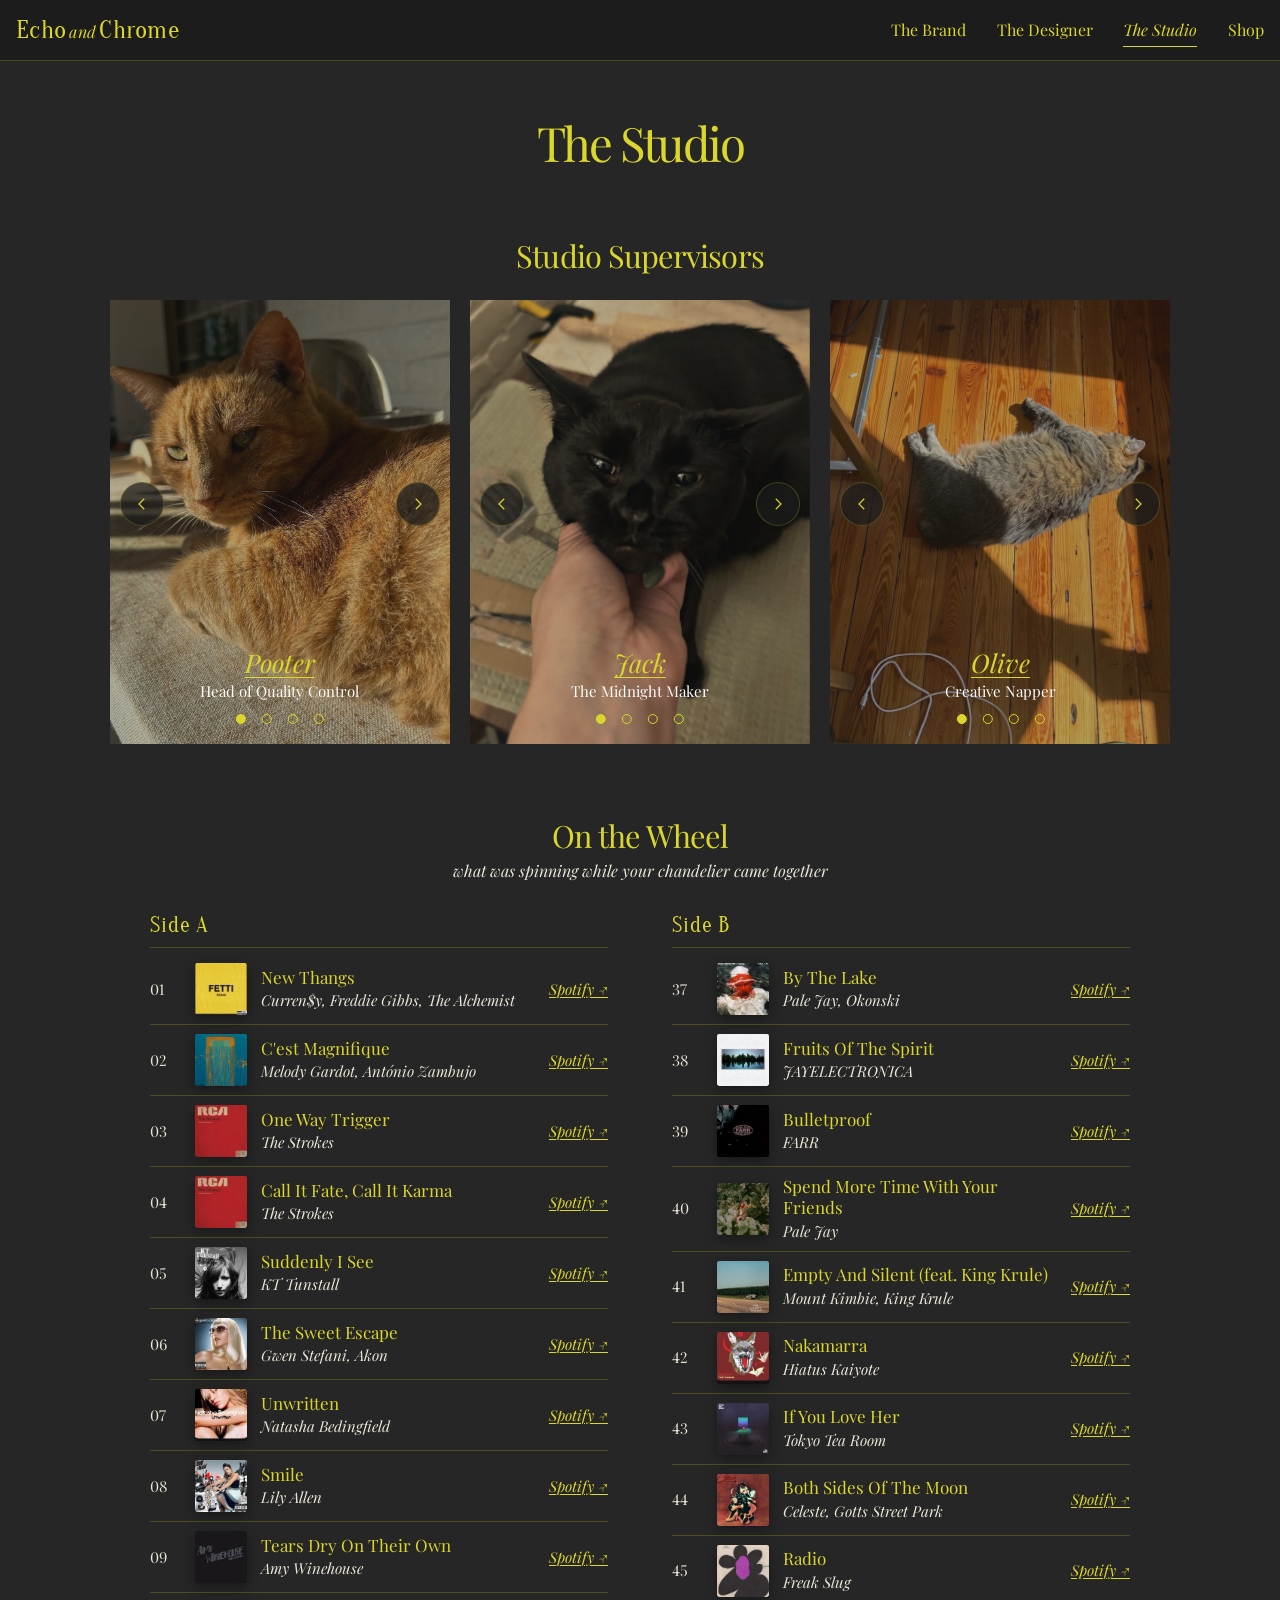
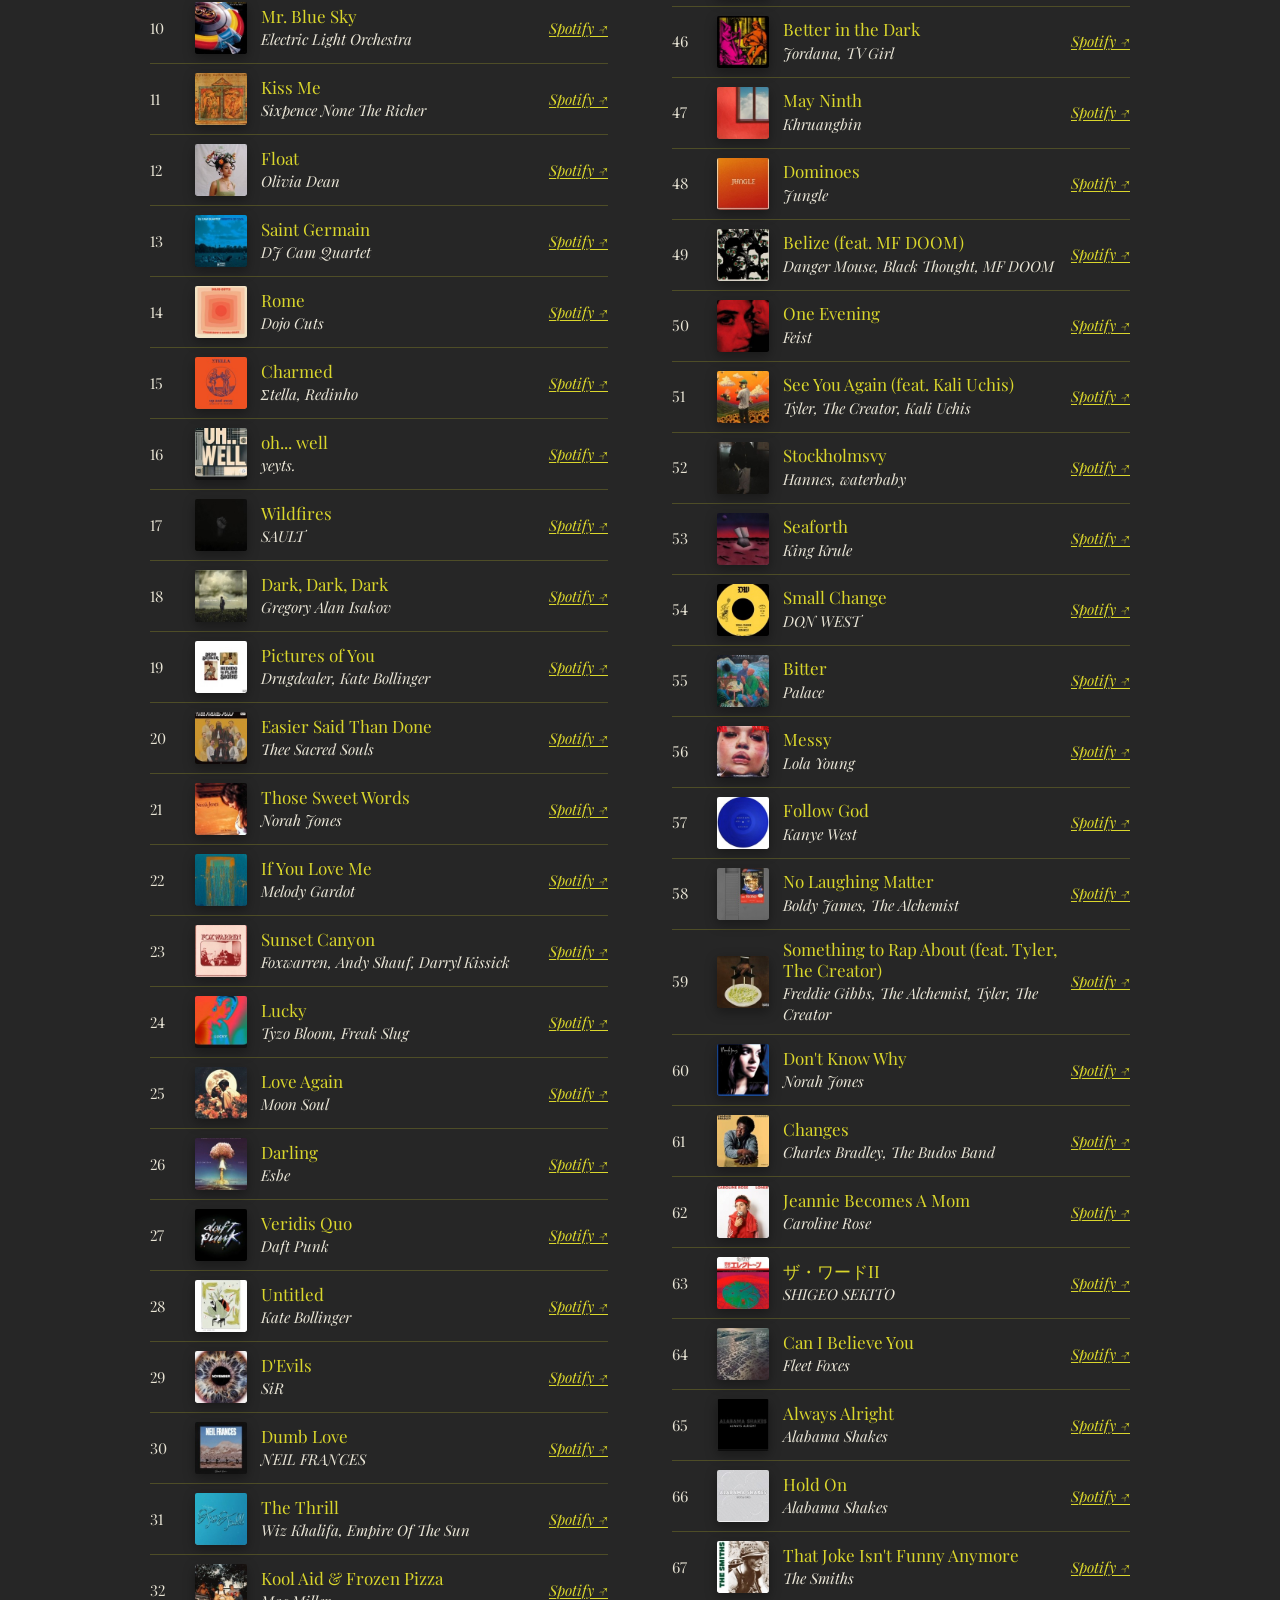
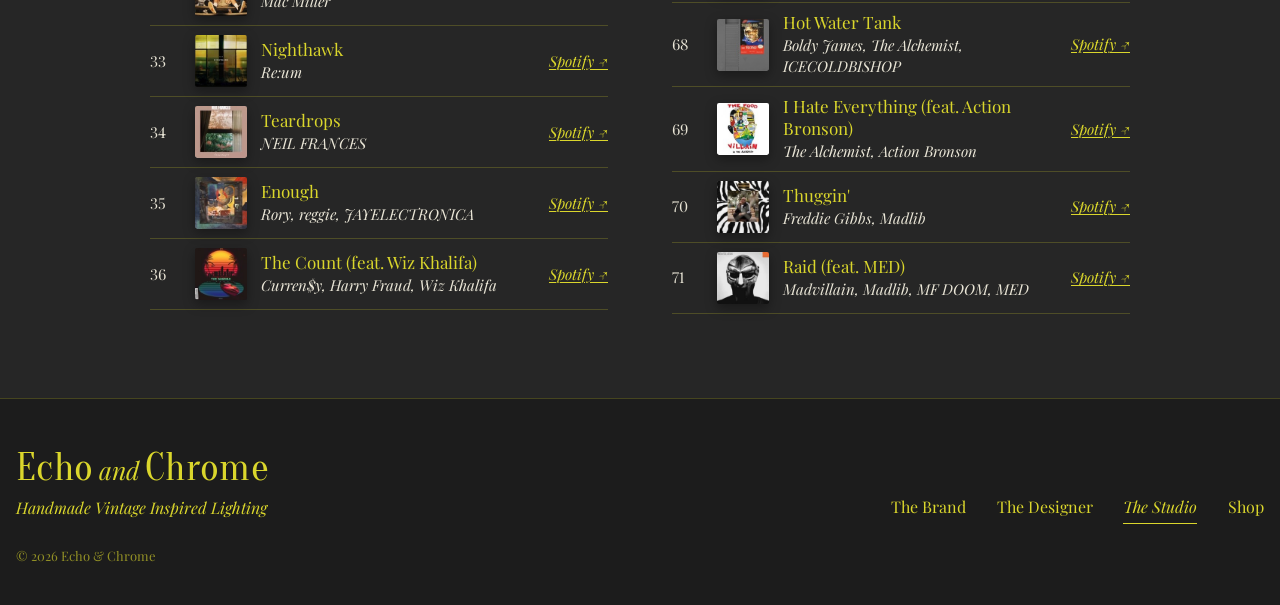
<file: echo-and-chrome/studio.html>
<!doctype html>
<html lang="en">
<head>
<meta charset="utf-8">
<meta name="viewport" content="width=device-width, initial-scale=1, viewport-fit=cover">
<title>Echo &amp; Chrome Studio</title>
<link rel="preconnect" href="https://fonts.googleapis.com">
<link rel="preconnect" href="https://fonts.gstatic.com" crossorigin>
<link rel="stylesheet" href="https://fonts.googleapis.com/css2?family=Oranienbaum&family=Playfair+Display:ital,wght@0,400;0,500;1,400&display=swap">
<link rel="stylesheet" href="site.css">
<script>if (location.hash === '#lit' && !(window.matchMedia && matchMedia('(prefers-reduced-motion: reduce)').matches)) document.documentElement.classList.add('lit-arrive');</script>
<style>
/* Layout ("Gallery cards", Sam's pick): page title, the studio cats as two portrait
   photo cards, three in a row (each one a crossfade photo gallery like the lamp pages),
   then the studio playlist as liner notes, Side A and Side B. Stacks on phones.
   Names, photos and songs live in studio.js. */
.studio {
  max-width: 1240px; margin: 0 auto; width: 100%;
  padding-left: var(--gutter-l); padding-right: var(--gutter-r);
  padding-block: clamp(40px, 4.75vw, 68px) clamp(84px, 6vw, 96px);
  display: grid; gap: clamp(56px, 6vw, 96px);
}
.studio__head {
  margin: 0; text-align: center; color: var(--t-head, var(--yellow));
  font-weight: 400; font-size: clamp(36px, 3.7vw, 60px);
  line-height: 0.9; letter-spacing: -0.053em;
}
.studio__sub {
  margin: 0; text-align: center; color: var(--t-head, var(--yellow));
  font-weight: 400; font-size: clamp(26px, 2.4vw, 36px); line-height: 1; letter-spacing: -0.03em;
}
.studio__kicker { margin: 8px 0 0; text-align: center; font-style: italic; font-size: 16px; color: var(--t-body, #e9e5d6); }
.block { display: grid; gap: clamp(20px, 2.2vw, 30px); }

/* ---------- The cats ---------- */
.pets {
  display: grid; grid-template-columns: repeat(3, minmax(0, 340px)); justify-content: center;   /* three cats in a row */
  gap: clamp(12px, 1.6vw, 24px); list-style: none; margin: 0; padding: 0;
}
.pet { position: relative; aspect-ratio: 467 / 610; max-width: 100%; }

/* Photo gallery: the photos sit stacked; the next one dissolves in on top of the last (same as the lamp pages) */
.gallery { position: absolute; inset: 0; overflow: hidden; touch-action: pan-y; background: var(--night, #262626); }
.gallery__track { position: relative; height: 100%; isolation: isolate; }
.gallery__slide { position: absolute; inset: 0; opacity: 0; z-index: 0; }
.gallery__slide.is-prev { opacity: 1; z-index: 1; }
.gallery__slide.is-current { opacity: 1; z-index: 2; transition: opacity 0.65s ease; }
.gallery.no-anim .gallery__slide { transition: none; }
.shot { position: absolute; inset: 0; overflow: hidden; background: var(--night, #262626); --o: 0.66; }
.shot img { display: block; width: 100%; height: 100%; object-fit: cover; opacity: var(--o); }
.has-parallax .shot img[data-px] {
  position: absolute; left: 0; width: 100%;
  top: calc(var(--f, 0.12) * -100%); height: calc(100% + var(--f, 0.12) * 200%);
  will-change: transform;
}
.gallery__slide.slot { aspect-ratio: auto; border: 1px solid var(--slot-edge); }
.gallery__slide.slot span { color: var(--night-ink, #dad62c); font-size: 17px; margin-top: 30%; }
.gallery__arrow {
  position: absolute; top: 46%; transform: translateY(-50%); z-index: 4;
  width: 44px; height: 44px; border-radius: 50%;
  border: 1px solid var(--line); background: rgba(28, 28, 28, 0.72); color: var(--night-ink, #dad62c);
  display: grid; place-items: center; cursor: pointer; padding: 0;
  transition: border-color 0.2s, background-color 0.2s;
}
.gallery__arrow:hover { border-color: var(--night-ink, #dad62c); background: rgba(28, 28, 28, 0.9); }
.gallery__arrow svg { width: 18px; height: 18px; }
.gallery__arrow--prev { left: 10px; }
.gallery__arrow--next { right: 10px; }

/* name and job low on the photo, below the cat, with the photo dots under them */
.pet__text {
  position: absolute; left: 50%; bottom: 3%; transform: translateX(-50%); z-index: 3;
  width: 86%; text-align: center; display: grid; justify-items: center; gap: 3px;
  pointer-events: none;
}
.pet__name {
  margin: 0; font-weight: 400; color: var(--night-ink, #dad62c);
  font-size: clamp(22px, 2vw, 30px); line-height: 1.15; font-style: italic;
  text-decoration: underline; text-decoration-thickness: 1px; text-underline-offset: 0.16em;
}
.pet__job { margin: 0; color: var(--night-paper, #fffbf9); font-size: 15px; }
.gallery__dots { display: flex; justify-content: center; gap: 2px; margin-top: 2px; pointer-events: auto; }
.gallery__dots button { width: 24px; height: 24px; padding: 0; border: 0; background: none; cursor: pointer; display: grid; place-items: center; }
.gallery__dots button::before { content: ""; width: 8px; height: 8px; border-radius: 50%; border: 1px solid var(--night-ink, #dad62c); background: transparent; }
.gallery__dots button[aria-current="true"]::before { background: var(--night-ink, #dad62c); }
.sr-only { position: absolute; width: 1px; height: 1px; padding: 0; margin: -1px; overflow: hidden; clip: rect(0 0 0 0); white-space: nowrap; border: 0; }

/* ---------- The playlist: liner notes ---------- */
.liner { width: 100%; max-width: 980px; margin: 0 auto; display: grid; grid-template-columns: repeat(2, minmax(0, 1fr)); gap: 0 clamp(28px, 5vw, 72px); }
.liner__side { min-width: 0; }
.liner__label { margin: 0 0 6px; padding-bottom: 6px; font-family: var(--display); font-weight: 400; font-size: 22px; letter-spacing: 0.04em; border-bottom: 1px solid var(--line); }
.liner ol { list-style: none; margin: 0; padding: 0; }
.liner li { display: grid; grid-template-columns: 1.8em 52px minmax(0, 1fr) auto; align-items: center; gap: 14px; padding-block: 9px; border-bottom: 1px solid var(--line); }
.liner__no { font-variant-numeric: tabular-nums lining-nums; font-size: 15px; color: var(--t-body, #e9e5d6); }
/* album art; until there is one, a little record sits in its place */
.liner__cover { width: 52px; aspect-ratio: 1; object-fit: cover; border-radius: 2px; background: var(--night-deep, #1c1c1c); box-shadow: 0 4px 12px rgba(0, 0, 0, 0.35); }
.liner__cover--none {
  border-radius: 50%; box-shadow: none;
  background: radial-gradient(circle, var(--night, #262626) 0 5%, var(--night-ink, #dad62c) 6% 30%, transparent 31%),
              repeating-radial-gradient(circle, #1b1b1b 0 1.5px, #121212 1.5px 3px);
}
.liner__song { min-width: 0; display: grid; gap: 2px; }
.liner__title { line-height: 1.25; }
.liner__artist { font-style: italic; font-size: 15px; color: var(--t-body, #e9e5d6); }
.liner__go { font-size: 15px; white-space: nowrap; }
.liner__go--soon { font-style: italic; color: var(--soft); }
.liner__all { margin: 0; text-align: center; }

@media (max-width: 760px) {
  .liner { grid-template-columns: minmax(0, 1fr); gap: 24px; }
}
@media (max-width: 599px) {
  /* on phones three across would be too small to see the cats, so they stack */
  .pets { grid-template-columns: minmax(0, 340px); gap: 16px; }
}
@media (prefers-reduced-motion: reduce) {
  .gallery__slide.is-current, .gallery__arrow { transition: none; }
}
/* "Lights on" arrival: once the lamp has lifted away, the title, then "Studio Supervisors", then the cats pop up */
@keyframes lit-pop { from { opacity: 0; transform: translateY(22px) scale(0.97); } to { opacity: 1; transform: none; } }
html.lit-arrive .studio__head { animation: lit-pop 0.6s cubic-bezier(0.25, 1.3, 0.5, 1) 0.7s both; }
html.lit-arrive #petsHead     { animation: lit-pop 0.6s cubic-bezier(0.25, 1.3, 0.5, 1) 0.85s both; }
html.lit-arrive .pets         { animation: lit-pop 0.65s cubic-bezier(0.25, 1.2, 0.5, 1) 1s both; }
</style>
<link rel="stylesheet" href="theme.css">
</head>
<body>
<div class="lights" aria-hidden="true"><div class="lights__glow"></div><div class="lights__pendant"><div class="lights__cord"></div><div class="lights__cap"></div><div class="lights__shade"></div></div></div>

<header class="site-header" id="siteHeader">
  <div class="site-header__inner">
    <a class="brandmark" href="index.html">Echo<span>and</span>Chrome</a>
    <button class="menu-btn" id="menuBtn" type="button" aria-expanded="false" aria-controls="siteNav">Menu</button>
    <ul class="nav" id="siteNav">
      <li><a href="index.html#brand">The Brand</a></li>
      <li><a href="index.html#designer">The Designer</a></li>
      <li><a href="studio.html" aria-current="page">The Studio</a></li>
      <li><a href="shop.html">Shop</a></li>
    </ul>
  </div>
</header>

<main class="studio">
  <h1 class="studio__head">The Studio</h1>

  <section class="block" aria-labelledby="petsHead">
    <h2 class="studio__sub" id="petsHead">Studio Supervisors</h2>
    <!-- Filled from studio.js -->
    <ul class="pets" id="pets"></ul>
  </section>

  <section class="block" aria-labelledby="musicHead">
    <div>
      <h2 class="studio__sub" id="musicHead">On the Wheel</h2>
      <p class="studio__kicker">what was spinning while your chandelier came together</p>
    </div>
    <!-- Filled from studio.js -->
    <div class="liner" id="liner"></div>
    <p class="liner__all" id="linerAll" hidden><a class="text-link" id="linerAllLink" href="" target="_blank" rel="noopener">Open the whole playlist on Spotify ↗</a></p>
  </section>
</main>

<footer class="site-footer">
  <div class="site-footer__inner">
    <div>
      <a class="brandmark" href="index.html">Echo<span>and</span>Chrome</a>
      <p>Handmade Vintage Inspired Lighting</p>
    </div>
    <ul class="nav" aria-label="Footer">
      <li><a href="index.html#brand">The Brand</a></li>
      <li><a href="index.html#designer">The Designer</a></li>
      <li><a href="studio.html" aria-current="page">The Studio</a></li>
      <li><a href="shop.html">Shop</a></li>
    </ul>
    <small>© 2026 Echo &amp; Chrome</small>
  </div>
</footer>

<script src="products.js"></script>
<script src="studio.js"></script>
<script>
(function () {
  var data = window.STUDIO || { pets: [], playlist: { songs: [] } };

  // ---------- the cats: one crossfade gallery per cat ----------
  var list = document.getElementById('pets');
  var ARROW = {
    prev: '<svg viewBox="0 0 24 24" fill="none" stroke="currentColor" stroke-width="1.6" aria-hidden="true"><path d="M15 5l-7 7 7 7"/></svg>',
    next: '<svg viewBox="0 0 24 24" fill="none" stroke="currentColor" stroke-width="1.6" aria-hidden="true"><path d="M9 5l7 7-7 7"/></svg>'
  };

  data.pets.forEach(function (pet) {
    var photos = (pet.photos && pet.photos.length) ? pet.photos : [''];
    var li = document.createElement('li');
    li.className = 'pet';
    li.id = pet.id;

    var gallery = document.createElement('div');
    gallery.className = 'gallery';
    gallery.tabIndex = 0;
    gallery.setAttribute('aria-roledescription', 'carousel');
    gallery.setAttribute('aria-label', 'Photos of ' + pet.name);
    var track = document.createElement('div');
    track.className = 'gallery__track';
    photos.forEach(function (src, i) {
      var slide = document.createElement('div');
      if (src) {
        slide.className = 'gallery__slide';
        var shot = document.createElement('div');
        shot.className = 'shot';
        var img = document.createElement('img');
        img.src = src;
        img.alt = (pet.alts && pet.alts[i]) || (pet.name + ', photo ' + (i + 1) + ' of ' + photos.length);
        img.setAttribute('data-px', '0.15');
        if (i > 0) img.loading = 'lazy';
        shot.appendChild(img);
        slide.appendChild(shot);
      } else {
        slide.className = 'gallery__slide slot';
        var label = document.createElement('span');
        label.textContent = 'Photo coming soon';
        slide.appendChild(label);
      }
      track.appendChild(slide);
    });
    gallery.appendChild(track);

    var text = document.createElement('div');
    text.className = 'pet__text';
    text.innerHTML = '<h3 class="pet__name"></h3><p class="pet__job"></p>';
    text.querySelector('.pet__name').textContent = pet.name;
    text.querySelector('.pet__job').textContent = pet.job || '';
    var dots = document.createElement('div');
    dots.className = 'gallery__dots';
    text.appendChild(dots);

    var status = document.createElement('p');
    status.className = 'sr-only';
    status.setAttribute('aria-live', 'polite');

    li.appendChild(gallery);
    li.appendChild(text);
    li.appendChild(status);

    var g = { index: 0, count: photos.length, timer: null };
    function show(i, quiet) {
      var from = g.index;
      g.index = (i + g.count) % g.count;
      if (g.index === from && !quiet) return;
      clearTimeout(g.timer);
      // the outgoing photo stays solid underneath while the new one fades in on top
      Array.prototype.forEach.call(track.children, function (s, n) {
        s.classList.remove('is-prev');
        if (n === g.index) { s.classList.add('is-current'); s.removeAttribute('aria-hidden'); }
        else {
          if (n === from && !quiet) s.classList.add('is-prev');
          s.classList.remove('is-current');
          s.setAttribute('aria-hidden', 'true');
        }
      });
      g.timer = setTimeout(function () {
        Array.prototype.forEach.call(track.children, function (s) { s.classList.remove('is-prev'); });
      }, 700);
      Array.prototype.forEach.call(dots.children, function (d, n) { d.setAttribute('aria-current', n === g.index ? 'true' : 'false'); });
      if (!quiet) status.textContent = pet.name + ', photo ' + (g.index + 1) + ' of ' + g.count;
    }

    if (g.count > 1) {
      ['prev', 'next'].forEach(function (dir) {
        var b = document.createElement('button');
        b.type = 'button';
        b.className = 'gallery__arrow gallery__arrow--' + dir;
        b.setAttribute('aria-label', (dir === 'prev' ? 'Previous' : 'Next') + ' photo of ' + pet.name);
        b.innerHTML = ARROW[dir];
        b.addEventListener('click', function () { show(g.index + (dir === 'prev' ? -1 : 1)); });
        gallery.appendChild(b);
      });
      photos.forEach(function (src, i) {
        var d = document.createElement('button');
        d.type = 'button';
        d.setAttribute('aria-label', 'Show photo ' + (i + 1) + ' of ' + pet.name);
        d.addEventListener('click', function () { show(i); });
        dots.appendChild(d);
      });
      gallery.addEventListener('keydown', function (e) {
        if (e.key === 'ArrowLeft') { e.preventDefault(); show(g.index - 1); }
        if (e.key === 'ArrowRight') { e.preventDefault(); show(g.index + 1); }
      });
      var startX = null;   // swipe on phones
      gallery.addEventListener('touchstart', function (e) { startX = e.touches[0].clientX; }, { passive: true });
      gallery.addEventListener('touchend', function (e) {
        if (startX === null) return;
        var dx = e.changedTouches[0].clientX - startX;
        if (Math.abs(dx) > 40) show(g.index + (dx < 0 ? 1 : -1));
        startX = null;
      });
    }
    gallery.classList.add('no-anim');
    show(0, true);
    list.appendChild(li);
    void gallery.offsetWidth;
    gallery.classList.remove('no-anim');
  });

  // ---------- the playlist: Side A and Side B ----------
  var songs = (data.playlist && data.playlist.songs) || [];
  var liner = document.getElementById('liner');
  var half = Math.ceil(songs.length / 2);
  [['Side A', songs.slice(0, half), 0], ['Side B', songs.slice(half), half]].forEach(function (side) {
    if (!side[1].length) return;
    var wrap = document.createElement('div');
    wrap.className = 'liner__side';
    var label = document.createElement('h3');
    label.className = 'liner__label';
    label.textContent = side[0];
    var ol = document.createElement('ol');
    ol.setAttribute('aria-label', side[0]);
    side[1].forEach(function (song, i) {
      var li = document.createElement('li');
      var no = document.createElement('span');
      no.className = 'liner__no';
      no.textContent = String(side[2] + i + 1).padStart(2, '0');
      var cover;
      if (song.cover) {
        cover = document.createElement('img');
        cover.className = 'liner__cover';
        cover.src = song.cover;
        cover.alt = 'Album art for ' + (song.title || 'this song');
        cover.loading = 'lazy';
      } else {
        cover = document.createElement('span');
        cover.className = 'liner__cover liner__cover--none';
        cover.setAttribute('aria-hidden', 'true');
      }
      var name = document.createElement('span');
      name.className = 'liner__song';
      var title = document.createElement('span');
      title.className = 'liner__title';
      title.textContent = song.title || '';
      name.appendChild(title);
      if (song.artist) {
        var artist = document.createElement('span');
        artist.className = 'liner__artist';
        artist.textContent = song.artist;
        name.appendChild(artist);
      }
      // the song's own Spotify link, or Spotify's search for it (the song is the top result)
      var query = (song.title || '').replace(/\s*[\(\-]\s*feat\..*$/i, '') + ' ' + (song.artist || '').split(',')[0];
      var href = song.url || ('https://open.spotify.com/search/' + encodeURIComponent(query.trim()));
      var go = document.createElement('a');
      go.className = 'liner__go text-link';
      go.href = href;
      go.target = '_blank';
      go.rel = 'noopener';
      go.textContent = 'Spotify ↗';
      go.setAttribute('aria-label', 'Listen to ' + (song.title || 'this song') + ' by ' + (song.artist || '') + ' on Spotify');
      li.appendChild(no); li.appendChild(cover); li.appendChild(name); li.appendChild(go);
      ol.appendChild(li);
    });
    wrap.appendChild(label);
    wrap.appendChild(ol);
    liner.appendChild(wrap);
  });
  if (data.playlist && data.playlist.url) {
    document.getElementById('linerAllLink').href = data.playlist.url;
    document.getElementById('linerAll').hidden = false;
  }
})();
</script>
<script src="parallax.js"></script>
<script src="transition.js"></script>
</body>
</html>
</file>
<file: echo-and-chrome/site.css>
/* Echo & Chrome: styles shared by the shop and product pages.
   (The home page, index.html, carries its own copy of these tokens.) */
:root {
  color-scheme: dark;
  --ink: #262626;
  --ink-deep: #1c1c1c;
  --yellow: #dad62c;       /* mustard chartreuse: every headline and link */
  --line: rgba(218, 214, 44, 0.22);
  --soft: rgba(218, 214, 44, 0.62);
  /* empty photo holder: a soft lamplight glow instead of flat grey */
  --slot: radial-gradient(ellipse 58% 40% at 50% 47%, rgba(255, 186, 92, 0.28), rgba(255, 186, 92, 0.09) 55%, rgba(255, 186, 92, 0) 78%), linear-gradient(#2c2a26, #242321);
  --slot-edge: rgba(218, 214, 44, 0.16);

  --display: "Oranienbaum", "Bodoni Moda", "Bodoni 72", Didot, "Times New Roman", serif;
  --serif: "Playfair Display", Georgia, "Times New Roman", serif;

  --gutter-l: max(16px, env(safe-area-inset-left, 0px));
  --gutter-r: max(16px, env(safe-area-inset-right, 0px));
  --header-h: 60px;

  padding-top: env(safe-area-inset-top, 0px);
  padding-bottom: env(safe-area-inset-bottom, 0px);
}
* { box-sizing: border-box; }
[hidden] { display: none !important; }
body {
  margin: 0;
  background: var(--ink);
  color: var(--yellow);
  font-family: var(--serif);
  font-size: 17px;
  line-height: 1.4;
  overflow-x: hidden;
  min-height: 100vh;
  display: flex; flex-direction: column;
}
body::before {
  content: ""; position: fixed; inset: 0 0 auto;
  height: env(safe-area-inset-top, 0px); z-index: 10;
  background: var(--ink-deep);
}
main { flex: 1; }
a { color: inherit; }
img { display: block; max-width: 100%; }
:focus-visible { outline: 2px solid var(--yellow); outline-offset: 3px; }
.text-link {
  font-style: italic;
  text-decoration: underline;
  text-decoration-thickness: 1px;
  text-underline-offset: 0.16em;
}

/* ---------- Header ---------- */
.site-header {
  position: sticky; top: env(safe-area-inset-top, 0px); z-index: 20;
  background: var(--ink-deep);
  border-bottom: 1px solid var(--line);
}
.site-header__inner {
  height: var(--header-h);
  padding-left: var(--gutter-l); padding-right: var(--gutter-r);
  display: flex; align-items: center; justify-content: space-between; gap: 24px;
  max-width: 1600px; margin: 0 auto;
}
.brandmark {
  font-family: var(--display); font-size: 26px; line-height: 1;
  text-decoration: none; letter-spacing: 0.01em; white-space: nowrap;
}
.brandmark span { font-family: var(--serif); font-size: 0.62em; font-style: italic; margin: 0 0.2em; }
.nav { display: flex; gap: clamp(18px, 2.4vw, 36px); list-style: none; margin: 0; padding: 0; }
.nav a {
  font-size: 16px; text-decoration: none; padding-block: 6px;
  border-bottom: 1px solid transparent; transition: border-color 0.2s;
}
.nav a:hover, .nav a[aria-current] { border-bottom-color: var(--yellow); }
.nav a[aria-current] { font-style: italic; }
.menu-btn {
  display: none; background: none; border: 1px solid var(--line); color: var(--yellow);
  font: italic 16px/1 var(--serif); padding: 9px 14px; cursor: pointer;
}

/* ---------- Photo holder (empty until a product photo is added) ---------- */
.slot {
  aspect-ratio: 467 / 610;            /* same portrait shape as the lamp cards */
  background: var(--slot);
  border: 1px solid var(--slot-edge);
  display: grid; place-items: center;
  overflow: hidden;
  transition: border-color 0.2s;
}
.slot span { position: relative; z-index: 1; margin-top: 46%; font-style: italic; font-size: 15px; opacity: 0.75; }
/* a hanging cord and a little brass socket with its bulb glowing, until the real photo arrives */
.slot::before {
  content: ""; position: absolute; left: 50%; top: 0; width: 1px; height: 36%;
  background: linear-gradient(rgba(218, 214, 44, 0), rgba(218, 214, 44, 0.32));
}
.slot::after {
  content: ""; position: absolute; left: 50%; top: 36%; width: 12px; height: 15px; margin-left: -6px;
  border-radius: 2px 2px 7px 7px; background: linear-gradient(#d9b45c, #9c7a2e);
  box-shadow: 0 9px 18px 6px rgba(255, 186, 92, 0.38), 0 0 60px 26px rgba(255, 186, 92, 0.12);
}
.slot.has-photo::before, .slot.has-photo::after { display: none; }
@media (hover: hover) {
  .slot:not(.has-photo)::after { transition: box-shadow 0.4s ease; }
  a.slot:not(.has-photo):hover::after { box-shadow: 0 9px 22px 9px rgba(255, 186, 92, 0.5), 0 0 80px 34px rgba(255, 186, 92, 0.18); }
}
.slot img { width: 100%; height: 100%; object-fit: cover; }
.slot.has-photo { border-style: solid; border-color: transparent; }
.slot { position: relative; }
.sold-tag {
  position: absolute; top: 10px; left: 10px; padding: 4px 10px;
  background: rgba(28, 28, 28, 0.82); color: #dad62c; font-size: 14px; font-style: italic;
  border: 1px solid rgba(218, 214, 44, 0.4);
}

/* ---------- "Logo moment" cover used when pressing Shop (see transition.js) ---------- */
.veil {
  position: fixed; inset: 0; z-index: 100;
  background: var(--ink-deep);
  display: grid; place-items: center;
  opacity: 0; visibility: hidden;
  transition: opacity 0.5s ease, visibility 0s linear 0.5s;
}
.veil.is-on, html.arriving .veil { opacity: 1; visibility: visible; transition: opacity 0.4s ease; }
.veil__mark {
  margin: 0; display: grid; justify-items: center; text-align: center;
  font-family: var(--display); color: var(--yellow);
  font-size: clamp(72px, 9vw, 128px); line-height: 0.8;
  transform: scale(0.97); transition: transform 0.9s cubic-bezier(0.22, 0.61, 0.36, 1);
}
.veil__mark i { font-family: var(--serif); font-size: 0.26em; line-height: 1.5; }
.veil.is-on .veil__mark, html.arriving .veil__mark { transform: none; }
/* Filament glow: a warm light flickers on behind the logo, like a bulb warming up */
.veil__glow {
  position: absolute; left: 50%; top: 50%;
  width: min(92vmin, 780px); aspect-ratio: 1; transform: translate(-50%, -50%);
  border-radius: 50%; pointer-events: none; opacity: 0;
  background: radial-gradient(circle, rgba(255, 196, 92, 0.32), rgba(255, 196, 92, 0.1) 38%, rgba(255, 196, 92, 0) 64%);
}
.veil.is-on .veil__glow { animation: filament-glow 1s linear forwards; }
.veil.is-on .veil__mark { animation: filament-mark 1s linear forwards; }
html.arriving .veil__glow { opacity: 1; }
.veil.is-on .veil__mark, html.arriving .veil__mark { text-shadow: 0 0 28px rgba(255, 196, 92, 0.35); }
@keyframes filament-glow {
  0% { opacity: 0; } 12% { opacity: 0.9; } 20% { opacity: 0.15; }
  34% { opacity: 1; } 44% { opacity: 0.45; } 56%, 100% { opacity: 1; }
}
@keyframes filament-mark {
  0% { opacity: 0; filter: brightness(0.5); } 12% { opacity: 1; filter: brightness(1.4); }
  20% { opacity: 0.35; } 34% { opacity: 1; } 44% { opacity: 0.6; }
  56% { opacity: 1; filter: brightness(1.15); } 100% { opacity: 1; filter: brightness(1); }
}

/* ---------- "Slide over": shop photo → product page (see transition.js) ---------- */
.slide-cover {
  position: fixed; left: 0; right: 0; bottom: 0;
  top: calc(var(--header-h) + 1px + env(safe-area-inset-top, 0px));
  z-index: 15; background: var(--ink);
  box-shadow: -28px 0 56px rgba(0, 0, 0, 0.5);
  transform: translateX(102%); pointer-events: none;
  transition: transform 0.6s cubic-bezier(0.45, 0, 0.15, 1);
}
html.sliding-out .slide-cover { transform: translateX(0); }
html.sliding-out main {
  transform: translateX(-22%); opacity: 0.55;
  transition: transform 0.6s cubic-bezier(0.45, 0, 0.15, 1), opacity 0.6s ease;
}
html.slide-in main { animation: slide-settle 0.55s cubic-bezier(0.22, 0.61, 0.36, 1) both; }
@keyframes slide-settle {
  from { opacity: 0; transform: translateX(56px); }
  to   { opacity: 1; transform: none; }
}

/* ---------- Footer ---------- */
.site-footer { background: var(--ink-deep); border-top: 1px solid var(--line); }
.site-footer__inner {
  max-width: 1600px; margin: 0 auto;
  padding-left: var(--gutter-l); padding-right: var(--gutter-r);
  padding-block: 48px calc(40px + env(safe-area-inset-bottom, 0px));
  display: flex; flex-wrap: wrap; align-items: end; justify-content: space-between; gap: 28px 48px;
}
.site-footer .brandmark { font-size: 40px; }
.site-footer p { margin: 10px 0 0; font-style: italic; font-size: 16px; }
.site-footer .nav { flex-wrap: wrap; }
.site-footer small { flex-basis: 100%; font-size: 13px; color: var(--soft); }

/* ---------- Phones ---------- */
@media (max-width: 760px) {
  .menu-btn { display: inline-block; }
  .site-header .nav {
    display: none; position: absolute; top: 100%; left: 0; right: 0;
    flex-direction: column; gap: 0;
    background: var(--ink-deep); border-bottom: 1px solid var(--line);
    padding-left: var(--gutter-l); padding-right: var(--gutter-r); padding-block: 6px 14px;
  }
  .site-header.is-open .nav { display: flex; }
  .site-header .nav a { display: block; font-size: 20px; padding-block: 12px; border-bottom: 1px solid rgba(218,214,44,0.1); }
}
@media (prefers-reduced-motion: reduce) {
  .slot, .nav a { transition: none; }
}
</file>
<file: echo-and-chrome/theme.css>
/* Echo & Chrome: background themes.
   Every color on the home, shop and product pages comes from the --t-* tokens below.
   The defaults are the charcoal look; themes.js swaps in a light palette when one is chosen.
   The hero photo and the "logo moment" screen stay dark in every theme (--night-*). */
:root {
  --t-bg: #262626;              /* page */
  --t-band: #1c1c1c;            /* footer, lamp viewer, photo frames */
  --t-bar: #1c1c1c;             /* header */
  --t-bar-ink: #dad62c;         /* header + footer type */
  --t-bar-soft: rgba(218, 214, 44, 0.62);
  --t-fg: #dad62c;              /* running type */
  --t-head: #dad62c;            /* headlines, product name and price */
  --t-soft: rgba(218, 214, 44, 0.62);
  --t-body: #e9e5d6;            /* product descriptions */
  --t-line: rgba(218, 214, 44, 0.22);
  --t-accent: #dad62c;          /* underlines, active menu item */
  --t-rule: rgba(218, 214, 44, 0.22);
  --t-hl: transparent;          /* highlighter behind "done timelessly" */

  /* photos and the words that sit on them never change */
  --night: #262626;
  --night-deep: #1c1c1c;
  --night-ink: #dad62c;
  --night-paper: #fffbf9;

  /* feed the tokens each page already uses */
  --ink: var(--t-bg);
  --ink-deep: var(--t-band);
  --yellow: var(--t-fg);
  --line: var(--t-line);
  --slot: radial-gradient(ellipse 58% 40% at 50% 47%, rgba(255, 186, 92, 0.28), rgba(255, 186, 92, 0.09) 55%, rgba(255, 186, 92, 0) 78%), linear-gradient(#2c2a26, #242321);   /* empty photo holder: lamplight glow */
  --slot-edge: rgba(218, 214, 44, 0.16);
  --soft: var(--t-soft);
}
html[data-tone="light"] { color-scheme: light; }

body { background: var(--t-bg); color: var(--t-fg); transition: background-color 0.35s ease, color 0.35s ease; }
body::before { background: var(--t-bar); }

/* header + footer */
.site-header { background: var(--t-bar); color: var(--t-bar-ink); border-bottom-color: var(--t-line); }
.site-footer { background: var(--t-band); color: var(--t-bar-ink); border-top-color: var(--t-line); }
.site-footer small { color: var(--t-bar-soft); }
.menu-btn { color: var(--t-bar-ink); border-color: var(--t-line); }
.nav a:hover, .nav a[aria-current="true"], .nav a[aria-current="page"] { border-bottom-color: var(--t-accent); }
@media (max-width: 760px) {
  .site-header .nav { background: var(--t-bar); border-bottom-color: var(--t-line); }
  .site-header .nav a { border-bottom-color: var(--t-line); }
}

/* type */
.big-head, .section-head, .designer__head, .shop__head, .product__name, .product__price { color: var(--t-head); }
.big-head em span { background: linear-gradient(transparent 58%, var(--t-hl) 58%); }
.text-link, .photo-link { text-decoration-color: var(--t-accent); }
html[data-tone="light"] .text-link, html[data-tone="light"] .photo-link { text-decoration-thickness: 2px; }
.swipe-hint { color: var(--t-soft); }
.product__desc { color: var(--t-body); }
.product__rule { background: var(--t-rule); }
.pager { border-top-color: var(--t-line); }

/* the hero and the logo moment always stay dark, with the chartreuse logo */
.hero { color: var(--night-ink); }
.hero .shot { background: var(--night); }
.hero .text-link { text-decoration-color: var(--night-ink); }
.veil { background: var(--night-deep); }
.veil__mark { color: var(--night-ink); }
.gallery__arrow { color: var(--night-ink); }

/* photos look exactly the same in every theme: same dimming, always over charcoal */
.shot { background: var(--night); }
html[data-tone="light"] .lighting .shot { border-left: 0; }

/* words that sit ON a photo keep the charcoal-theme colors */
.card__title { color: var(--night-ink); }
.card .photo-link { text-decoration-color: var(--night-ink); }
.about__text { color: var(--night-ink); }
.slot { background: var(--slot); border-color: var(--slot-edge); }
.slot span { color: var(--night-ink); }
@media (max-width: 760px) {
  /* on phones the bio sits above the photo, on the page itself */
  .about__text { color: var(--t-fg); }
}

/* lamp viewer */
.viewer { background: var(--t-band); color: var(--t-fg); border-color: var(--t-line); }
.viewer p { color: var(--t-body); }
.viewer__close { color: var(--t-fg); border-color: var(--t-line); }

/* ---------- Temporary background switcher (remove once a background is chosen) ---------- */
.bg-picker {
  position: fixed; z-index: 90;
  right: calc(14px + env(safe-area-inset-right, 0px)); bottom: calc(14px + env(safe-area-inset-bottom, 0px));
  display: flex; align-items: center; gap: 10px;
  padding: 8px 12px 8px 14px; border-radius: 999px;
  background: rgba(20, 20, 20, 0.9); color: #f4f2e6;
  font: 13px/1.2 var(--serif); box-shadow: 0 6px 24px rgba(0, 0, 0, 0.3);
  max-width: calc(100vw - 28px);
}
.bg-picker__label { white-space: nowrap; font-style: italic; }
.bg-picker__name { white-space: nowrap; min-width: 9.5em; }
.bg-picker__swatches { display: flex; gap: 6px; }
.bg-picker button {
  width: 24px; height: 24px; border-radius: 50%; padding: 0; cursor: pointer;
  border: 1px solid rgba(244, 242, 230, 0.45); position: relative; overflow: hidden;
  background: var(--sw);
}
.bg-picker button::after { content: ""; position: absolute; right: 0; bottom: 0; width: 46%; height: 46%; background: var(--sa); }
.bg-picker button[aria-pressed="true"] { outline: 2px solid #dad62c; outline-offset: 2px; }
@media (max-width: 520px) {
  .bg-picker__label { display: none; }
  .bg-picker__name { min-width: 0; }
}

/* light backgrounds: the designer heading sits fully above the portrait so dark type never lands on her hair */
html[data-tone="light"] .designer__head { margin-bottom: 0.18em; }


/* ---------- "Lights on": going to the Studio (see transition.js) ----------
   Leaving: the screen goes dark, a little ceramic pendant drops in on its cord and flickers on.
   Arriving on studio.html#lit: the lit lamp lifts away, the dark fades, then the page pops in. */
.lights {
  --drop: 24vh;
  position: fixed; inset: 0; z-index: 100; pointer-events: none;
  background: var(--night-deep, #1c1c1c);
  opacity: 0; visibility: hidden;
  transition: opacity 0.3s ease, visibility 0s linear 0.3s;
}
.lights.is-on, html.lit-arrive .lights { opacity: 1; visibility: visible; transition: opacity 0.3s ease; }
.lights__glow {
  position: absolute; left: 50%; top: calc(var(--drop) + min(14vmin, 120px));
  width: 130vmax; aspect-ratio: 1; transform: translate(-50%, -50%); border-radius: 50%; opacity: 0;
  background: radial-gradient(circle, rgba(255, 210, 130, 0.36), rgba(255, 186, 92, 0.13) 26%, rgba(255, 186, 92, 0) 55%);
}
/* the pendant from the options preview (Sam: "I like the original lamp icon"): a smooth ceramic dome,
   brass cap and a round bulb hanging just below; sized in em, where 1em = 1/16 of the lamp's width */
.lights__pendant {
  position: absolute; left: 50%; top: 0; width: min(26vmin, 210px); font-size: calc(min(26vmin, 210px) / 16);
  transform: translate(-50%, -105%);
}
.lights__cord { width: 1px; height: var(--drop); margin: 0 auto; background: #8a877c; }
.lights__cap { width: 2.4em; height: 2em; margin: 0 auto; border-radius: 0.4em 0.4em 0 0; background: linear-gradient(#e0bd66, #9c7a2e); }
.lights__shade {
  position: relative; height: 6.5em; border-radius: 50% 50% 8% 8% / 100% 100% 12% 12%;
  background: radial-gradient(circle at 30% 30%, #b39a77, #8d7552 60%, #6e5a3e);
}
.lights__shade::after {              /* the bulb under the shade */
  content: ""; position: absolute; left: 50%; bottom: -1.6em; width: 4em; height: 4em; margin-left: -2em;
  border-radius: 50%; background: #3a3631;
}
.lights.is-on .lights__pendant { animation: lights-drop 0.5s cubic-bezier(0.3, 0.9, 0.4, 1.15) 0.2s forwards; }
.lights.is-on .lights__shade::after { animation: lights-flicker 0.5s steps(1) 0.75s forwards; }
.lights.is-on .lights__glow { animation: lights-bloom 0.45s ease 1s forwards; }
html.lit-arrive .lights__pendant { transform: translate(-50%, 0); animation: lights-lift 0.5s cubic-bezier(0.5, 0, 0.75, 0.4) 0.3s forwards; }
html.lit-arrive .lights__shade::after, html.lit-arrive .lights__glow { animation: none; }
html.lit-arrive .lights__shade::after { background: #fff2c4; box-shadow: 0 0 4em 2em rgba(255, 210, 120, 0.85), 0 0 14em 7em rgba(255, 186, 92, 0.3); }
html.lit-arrive .lights__glow { opacity: 1; animation: lights-out 0.5s ease 0.3s forwards; }
html.lit-arrive .lights { animation: lights-out 0.45s ease 0.55s forwards; }
@keyframes lights-drop { to { transform: translate(-50%, 0); } }
@keyframes lights-lift { to { transform: translate(-50%, -105%); } }
@keyframes lights-bloom { to { opacity: 1; } }
@keyframes lights-out { to { opacity: 0; } }
@keyframes lights-flicker {
  0%   { background: #fff2c4; box-shadow: 0 0 3em 1.5em rgba(255, 210, 120, 0.9); }
  30%  { background: #3a3631; box-shadow: none; }
  45%, 100% { background: #fff2c4; box-shadow: 0 0 4em 2em rgba(255, 210, 120, 0.85), 0 0 14em 7em rgba(255, 186, 92, 0.3); }
}
@media (prefers-reduced-motion: reduce) { .lights { display: none; } }
</file>
